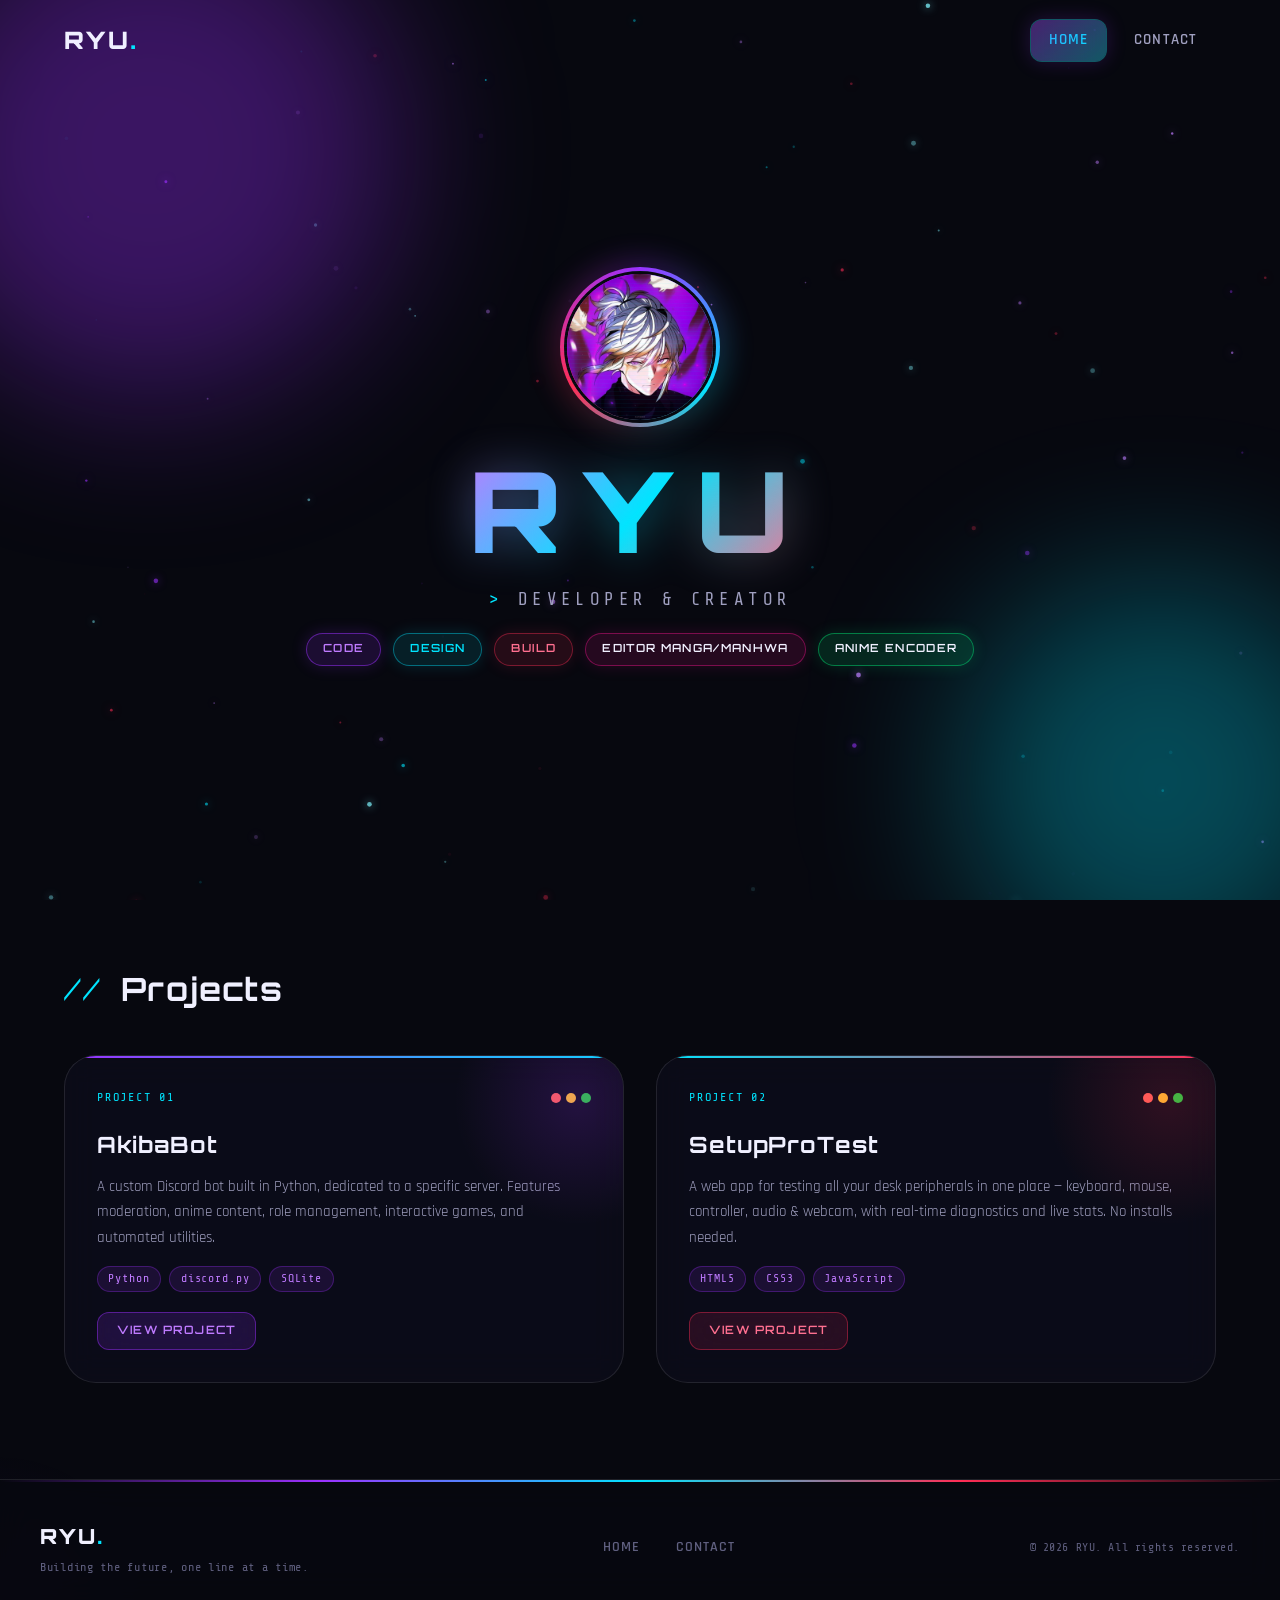
<file: index.html>
<!DOCTYPE html>
<html lang="en">
<head>
  <meta charset="UTF-8" />
  <meta name="viewport" content="width=device-width, initial-scale=1.0" />
  <title>RYU — Portfolio</title>
  <link rel="stylesheet" href="css/global.css" />
  <link rel="stylesheet" href="css/header.css" />
  <link rel="stylesheet" href="css/hero.css" />
  <link rel="stylesheet" href="css/projects.css" />
  <link rel="stylesheet" href="css/footer.css" />
    <link rel="icon" href="assets/img/favicon.jpg" />
</head>
<body>

  <!-- ░░ PARTICLE BACKGROUND ░░ -->
  <canvas id="particle-canvas"></canvas>

  <!-- ░░ HEADER ░░ -->
  <header class="site-header" id="site-header">
    <div class="header-inner">
      <a href="index.html" class="logo">RYU<span class="logo-dot">.</span></a>
      <nav class="nav-links">
        <a href="index.html" class="nav-link active">Home</a>
        <a href="pages/contact.html" class="nav-link">Contact</a>
      </nav>
      <button class="nav-toggle" id="nav-toggle" aria-label="Toggle menu">
        <span></span><span></span><span></span>
      </button>
    </div>
    <!-- Mobile menu -->
    <div class="mobile-menu" id="mobile-menu">
      <a href="index.html" class="mob-link">Home</a>
      <a href="pages/contact.html" class="mob-link">Contact</a>
    </div>
  </header>

  <!-- ░░ MAIN ░░ -->
  <main>

    <!-- HERO / PROFILE -->
    <section class="hero" id="hero">
      <div class="hero-glow glow-purple"></div>
      <div class="hero-glow glow-cyan"></div>
      <div class="profile-wrapper">
        <!--
          ╔══════════════════════════════════════════╗
          ║  TO CHANGE YOUR PROFILE PICTURE:         ║
          ║  Replace the file at:                    ║
          ║  assets/img/profile.jpg                  ║
          ║  (any .jpg / .png / .webp works)          ║
          ╚══════════════════════════════════════════╝
        -->
        <div class="profile-ring">
          <img
            src="assets/img/profile.jpg"
            alt="RYU profile picture"
            class="profile-img"
            onerror="this.src='assets/img/profile-fallback.svg'"
          />
        </div>
        <div class="scan-line"></div>
      </div>
      <h1 class="hero-name">RYU</h1>
      <p class="hero-tagline">Developer &amp; Creator</p>
      <div class="hero-badges">
        <span class="badge badge-purple">Code</span>
        <span class="badge badge-cyan">Design</span>
        <span class="badge badge-red">Build</span>
        <span class="badge badge-pink">Editor Manga/Manhwa</span>
        <span class="badge badge-green">Anime Encoder</span>


      </div>
    </section>
    <!-- PROJECTS -->
    <section class="projects-section" id="projects">
      <h2 class="section-title">
        <span class="title-accent">//</span> Projects
      </h2>
      <div class="projects-grid">

        <!-- PROJECT CARD 1 — AkibaBot -->
        <article class="project-card" id="project-1">
          <div class="card-glow"></div>
          <div class="card-header">
            <span class="card-tag">Project 01</span>
            <div class="card-dots">
              <span></span><span></span><span></span>
            </div>
          </div>
          <div class="card-body">
            <h3 class="card-title">AkibaBot</h3>
            <p class="card-desc">
              A custom Discord bot built in Python, dedicated to a specific
              server. Features moderation, anime content, role management,
              interactive games, and automated utilities.
            </p>
            <div class="card-tech">
              <span class="tech-tag">Python</span>
              <span class="tech-tag">discord.py</span>
              <span class="tech-tag">SQLite</span>
            </div>
          </div>
          <div class="card-footer">
            <a href="pages/akibabot.html" class="btn-glass btn-purple">View Project</a>
          </div>
        </article>

        <!-- PROJECT CARD 2 — SetupProTest -->
        <article class="project-card" id="project-2">
          <div class="card-glow card-glow--red"></div>
          <div class="card-header">
            <span class="card-tag">Project 02</span>
            <div class="card-dots">
              <span></span><span></span><span></span>
            </div>
          </div>
          <div class="card-body">
            <h3 class="card-title">SetupProTest</h3>
            <p class="card-desc">
              A web app for testing all your desk peripherals in one place —
              keyboard, mouse, controller, audio &amp; webcam, with real-time
              diagnostics and live stats. No installs needed.
            </p>
            <div class="card-tech">
              <span class="tech-tag">HTML5</span>
              <span class="tech-tag">CSS3</span>
              <span class="tech-tag">JavaScript</span>
            </div>
          </div>
          <div class="card-footer">
            <a href="pages/setupprotest.html" class="btn-glass btn-red">View Project</a>
          </div>
        </article>

      </div>
    </section>

  </main>

  <!-- ░░ FOOTER ░░ -->
  <footer class="site-footer">
    <div class="footer-inner">
      <div class="footer-left">
        <span class="footer-logo">RYU<span class="logo-dot">.</span></span>
        <p class="footer-sub">Building the future, one line at a time.</p>
      </div>
      <div class="footer-links">
        <a href="index.html" class="footer-link">Home</a>
        <a href="pages/contact.html" class="footer-link">Contact</a>
      </div>
      <div class="footer-right">
        <p class="footer-copy">&copy; <span id="year"></span> RYU. All rights reserved.</p>
      </div>
    </div>
    <div class="footer-bar"></div>
  </footer>

  <script src="js/particles.js"></script>
  <script src="js/main.js"></script>
</body>
</html>
</file>
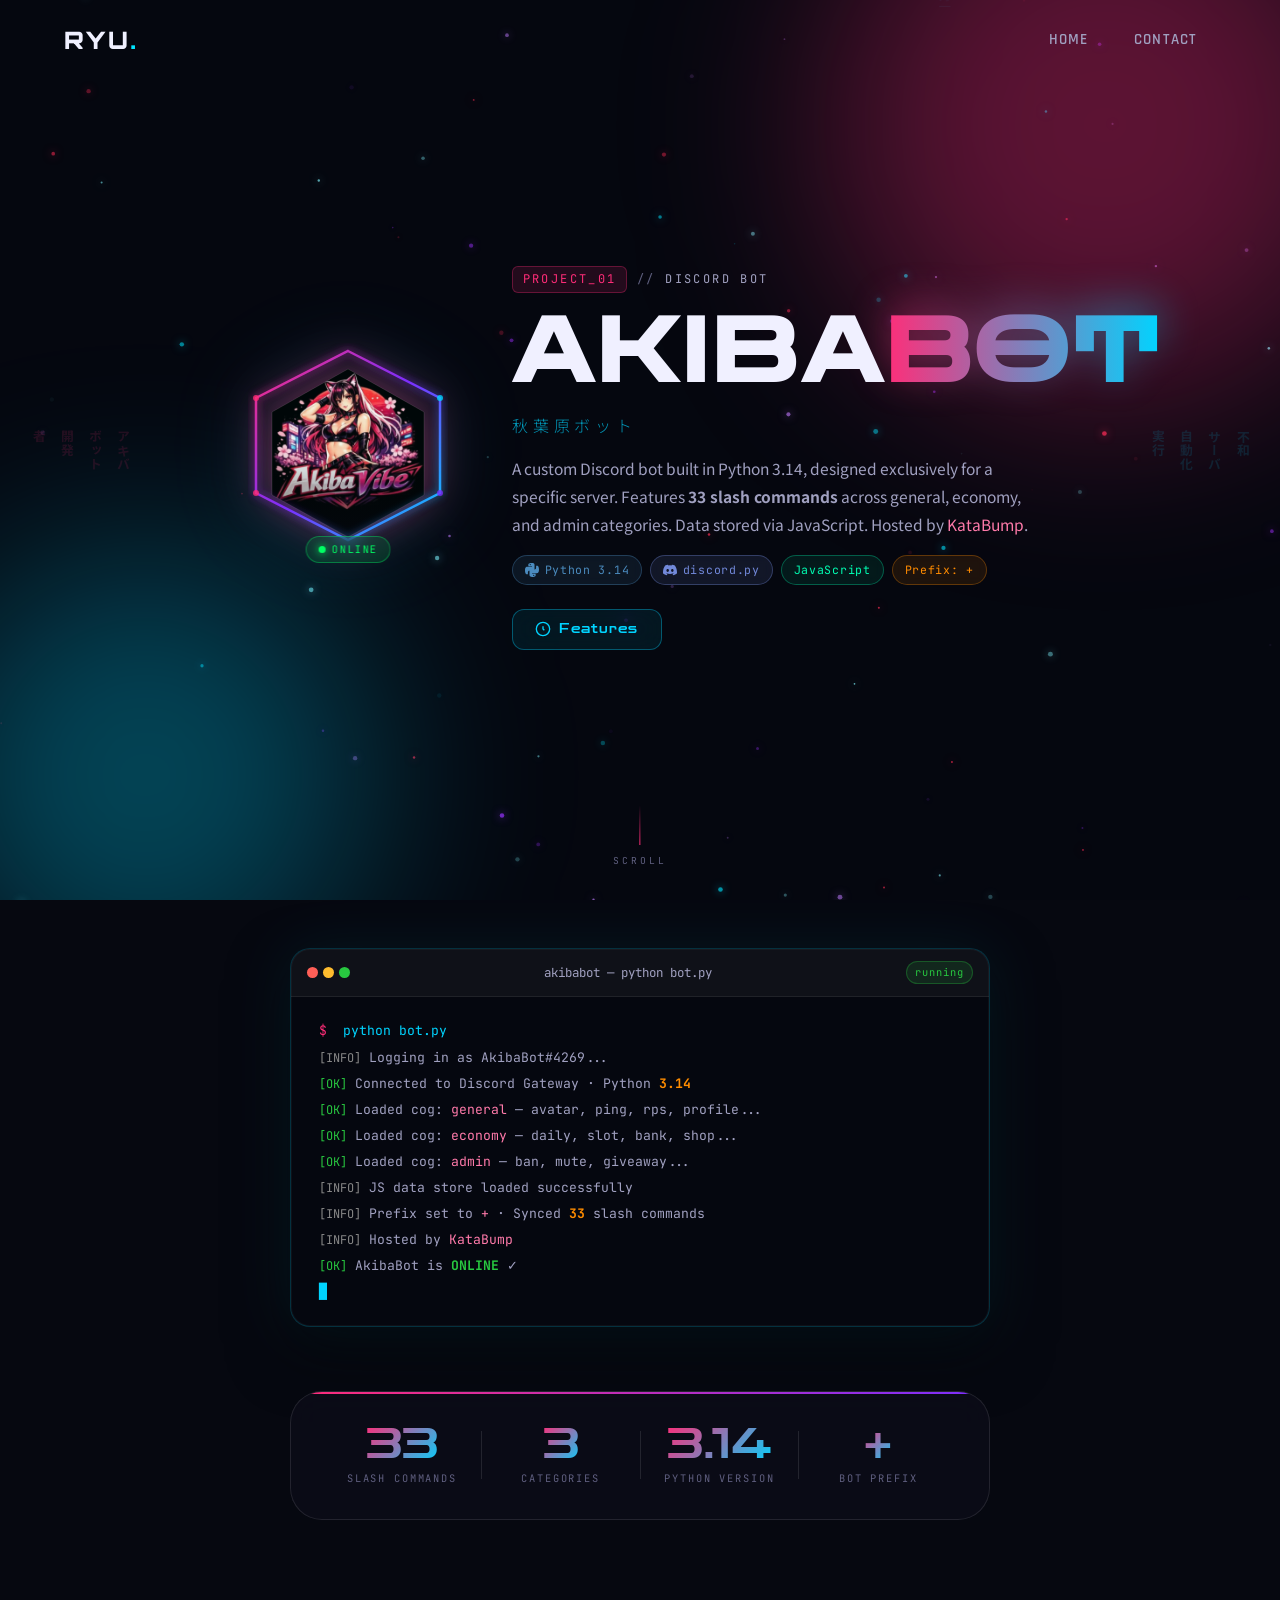
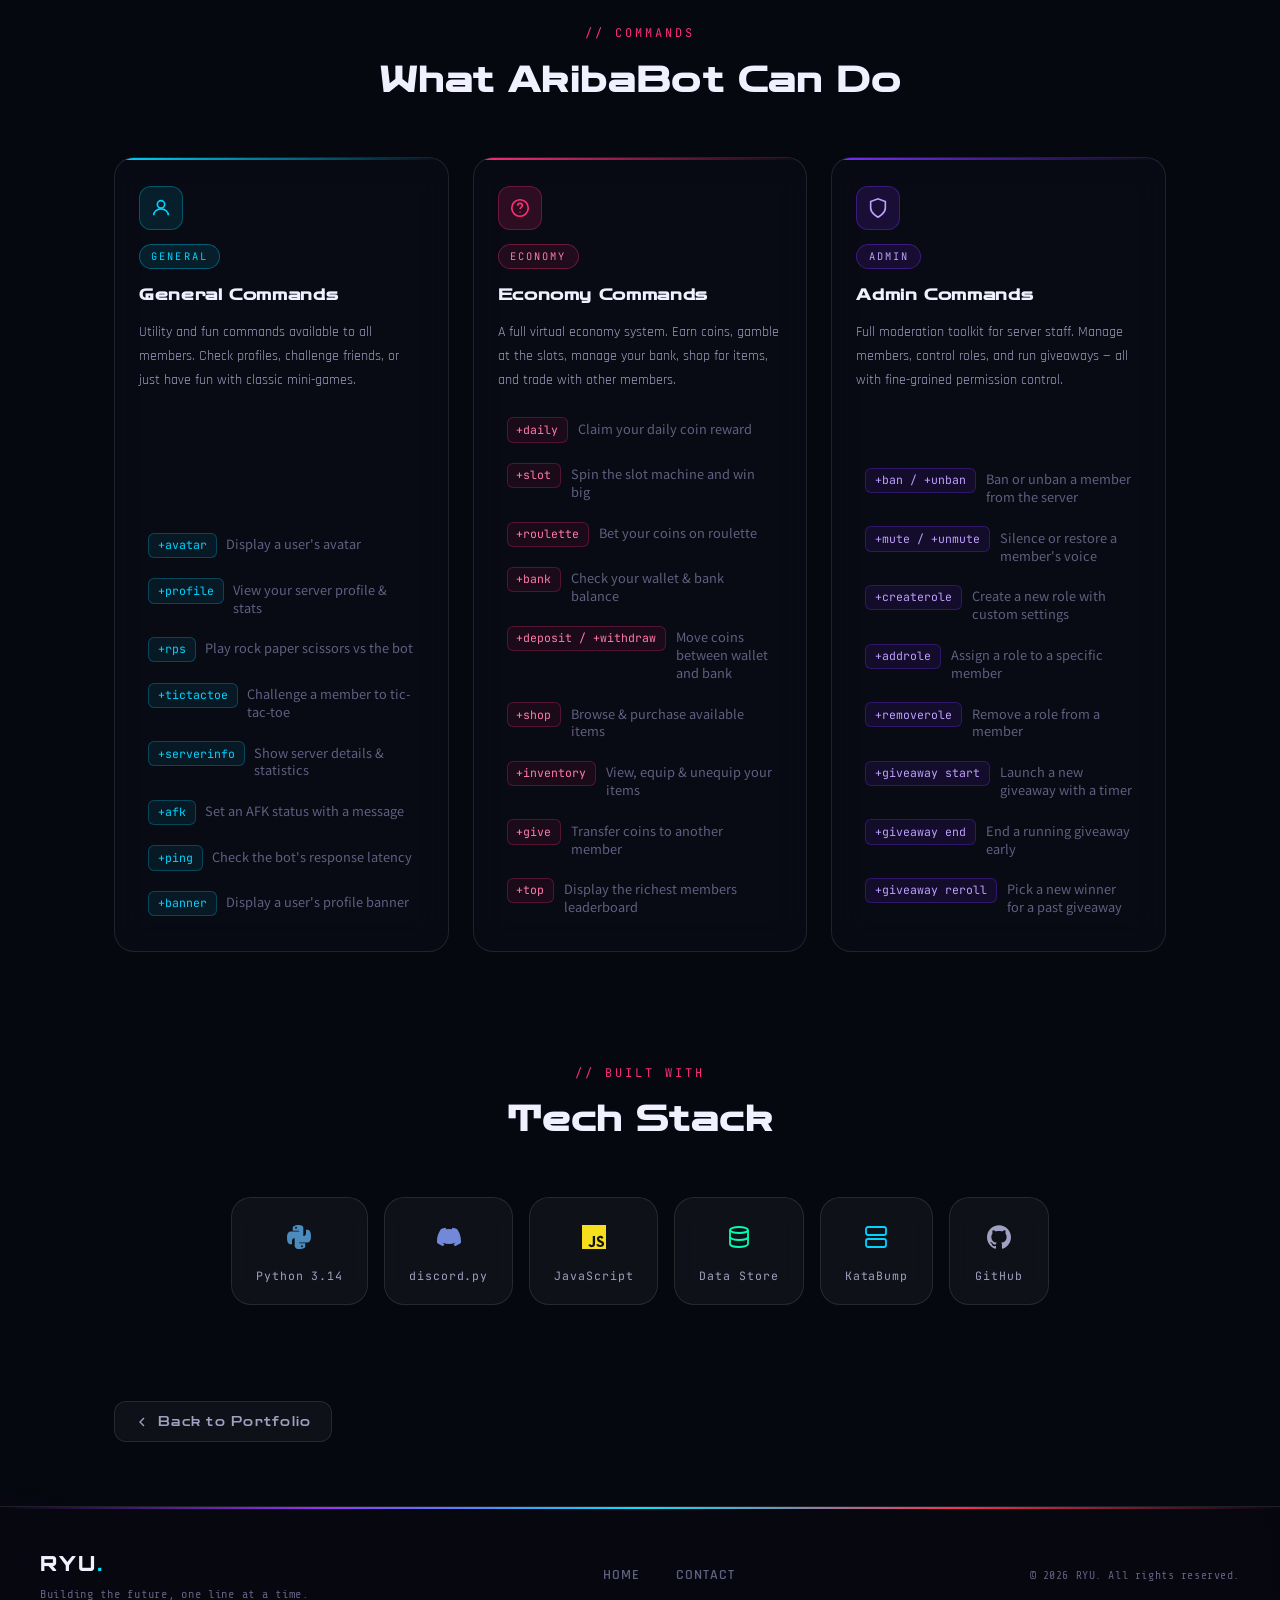
<file: pages/akibabot.html>
<!DOCTYPE html>
<html lang="en">
<head>
  <meta charset="UTF-8" />
  <meta name="viewport" content="width=device-width, initial-scale=1.0" />
  <title>AkibaBot — RYU Projects</title>
  <link rel="stylesheet" href="../css/global.css" />
  <link rel="stylesheet" href="../css/header.css" />
  <link rel="stylesheet" href="../css/footer.css" />
  <link rel="stylesheet" href="../css/akibabot.css" />
  <link rel="icon" href="../assets/img/favicon.jpg" />
</head>
<body class="akiba-page">

  <canvas id="particle-canvas"></canvas>

  <!-- ░░ MATRIX RAIN CANVAS ░░ -->
  <canvas id="matrix-canvas"></canvas>

  <!-- ░░ HEADER ░░ -->
  <header class="site-header" id="site-header">
    <div class="header-inner">
      <a href="../index.html" class="logo">RYU<span class="logo-dot">.</span></a>
      <nav class="nav-links">
        <a href="../index.html" class="nav-link">Home</a>
        <a href="../pages/contact.html" class="nav-link">Contact</a>
      </nav>
      <button class="nav-toggle" id="nav-toggle" aria-label="Toggle menu">
        <span></span><span></span><span></span>
      </button>
    </div>
    <div class="mobile-menu" id="mobile-menu">
      <a href="../index.html" class="mob-link">Home</a>
      <a href="../pages/contact.html" class="mob-link">Contact</a>
    </div>
  </header>

  <!-- ░░ MAIN ░░ -->
  <main>

    <!-- ══ HERO ══ -->
    <section class="akiba-hero">
      <div class="akiba-glow akiba-glow--pink"></div>
      <div class="akiba-glow akiba-glow--blue"></div>

      <!-- Japanese text decoration -->
      <div class="jp-decor jp-decor--left" aria-hidden="true">
        アキバ<br/>ボット<br/>開発<br/>者
      </div>
      <div class="jp-decor jp-decor--right" aria-hidden="true">
        不和<br/>サーバ<br/>自動化<br/>実行
      </div>

      <div class="akiba-hero-inner">
        <!-- Bot avatar -->
        <div class="bot-avatar-wrap">
          <div class="bot-avatar-hex">
            <svg viewBox="0 0 200 230" class="hex-svg" aria-hidden="true" xmlns:xlink="http://www.w3.org/1999/xlink">
              <defs>
                <linearGradient id="hexGrad" x1="0%" y1="0%" x2="100%" y2="100%">
                  <stop offset="0%" stop-color="#ff2d78"/>
                  <stop offset="50%" stop-color="#7b2fff"/>
                  <stop offset="100%" stop-color="#00d4ff"/>
                </linearGradient>
                <!-- Dark vignette gradient fading bottom of the photo -->
                <linearGradient id="hexVignette" x1="0%" y1="0%" x2="0%" y2="100%">
                  <stop offset="50%" stop-color="transparent" stop-opacity="0"/>
                  <stop offset="100%" stop-color="#060810" stop-opacity="0.65"/>
                </linearGradient>
                <filter id="glow">
                  <feGaussianBlur stdDeviation="4" result="coloredBlur"/>
                  <feMerge><feMergeNode in="coloredBlur"/><feMergeNode in="SourceGraphic"/></feMerge>
                </filter>
                <!-- Clip to the inner hexagon shape -->
                <clipPath id="hexClip">
                  <polygon points="100,26 176,69 176,152 100,194 24,152 24,69"/>
                </clipPath>
              </defs>

              <!--
                ╔══════════════════════════════════════════╗
                ║  TO CHANGE THE BOT PICTURE:              ║
                ║  Replace the file at:                    ║
                ║  assets/img/akibabot.jpg                 ║
                ║  (any .jpg / .png / .webp works)          ║
                ╚══════════════════════════════════════════╝
              -->

              <!-- 1. Photo fills the hex — clipped cleanly -->
              <image
                id="bot-photo"
                href="../assets/img/akibabot.jpg"
                xlink:href="../assets/img/akibabot.jpg"
                x="24" y="26"
                width="152" height="168"
                clip-path="url(#hexClip)"
                preserveAspectRatio="xMidYMid slice"
              />

              <!-- 2. Subtle scan-line texture (pure SVG, no external pattern needed) -->
              <g clip-path="url(#hexClip)" pointer-events="none">
                <rect x="24" y="26" width="152" height="168" fill="rgba(0,212,255,0.03)"
                  style="background-image:repeating-linear-gradient(0deg,transparent,transparent 3px,rgba(0,212,255,0.04) 3px,rgba(0,212,255,0.04) 4px)"/>
              </g>

              <!-- 3. Bottom vignette — fades photo into the dark background -->
              <rect x="24" y="26" width="152" height="168"
                fill="url(#hexVignette)"
                clip-path="url(#hexClip)"
                pointer-events="none"/>

              <!-- 4. Outer glowing hex border — drawn last so it sits on top -->
              <polygon points="100,8 192,55 192,150 100,197 8,150 8,55"
                fill="none" stroke="url(#hexGrad)" stroke-width="2.5" filter="url(#glow)"/>

              <!-- 5. Inner border ring (very subtle) -->
              <polygon points="100,26 176,69 176,152 100,194 24,152 24,69"
                fill="none" stroke="rgba(255,255,255,0.1)" stroke-width="1"/>

              <!-- Corner decorations -->
              <circle cx="8"   cy="55"  r="3" fill="#ff2d78" opacity="0.8"/>
              <circle cx="192" cy="55"  r="3" fill="#00d4ff" opacity="0.8"/>
              <circle cx="192" cy="150" r="3" fill="#7b2fff" opacity="0.8"/>
              <circle cx="8"   cy="150" r="3" fill="#ff2d78" opacity="0.8"/>
            </svg>
          </div>
          <!-- Status badge -->
          <div class="bot-status">
            <span class="status-dot"></span>
            <span class="status-text">ONLINE</span>
          </div>
        </div>

        <!-- Text block -->
        <div class="akiba-hero-text">
          <div class="akiba-eyebrow">
            <span class="eyebrow-tag">Project_01</span>
            <span class="eyebrow-divider">//</span>
            <span class="eyebrow-sub">Discord Bot</span>
          </div>
          <h1 class="akiba-title">
            <span class="akiba-title-main">AKIBA</span><span class="akiba-title-accent">BOT</span>
          </h1>
          <p class="akiba-subtitle">秋葉原ボット</p>
          <p class="akiba-desc">
            A custom Discord bot built in Python 3.14, designed exclusively
            for a specific server. Features <strong>33 slash commands</strong> across
            general, economy, and admin categories. Data stored via JavaScript.
            Hosted by <span style="color:var(--ak-pink-light)">KataBump</span>.
          </p>
          <div class="akiba-tech-row">
            <span class="atech-tag atech-python">
              <svg class="atech-icon" viewBox="0 0 24 24" fill="currentColor">
                <path d="M11.96 0C5.365 0 5.75 2.77 5.75 2.77l.007 2.87H12.07v.86H3.6S0 6.065 0 12.72s3.12 6.424 3.12 6.424h1.864v-3.09s-.1-3.12 3.07-3.12h5.29s2.97.048 2.97-2.87V3.1S16.77 0 11.96 0zM9.04 1.78a.96.96 0 1 1 0 1.92.96.96 0 0 1 0-1.92zM12.04 24c6.596 0 6.21-2.77 6.21-2.77l-.006-2.87H12.13v-.86h8.47S24 17.935 24 11.28s-3.12-6.424-3.12-6.424H19.016v3.09s.1 3.12-3.07 3.12H10.656s-2.97-.048-2.97 2.87v5.964S7.23 24 12.04 24zm2.92-1.78a.96.96 0 1 1 0-1.92.96.96 0 0 1 0 1.92z"/>
              </svg>
              Python 3.14
            </span>
            <span class="atech-tag atech-discord">
              <svg class="atech-icon" viewBox="0 0 24 24" fill="currentColor">
                <path d="M20.317 4.37a19.791 19.791 0 0 0-4.885-1.515.074.074 0 0 0-.079.037c-.21.375-.444.864-.608 1.25a18.27 18.27 0 0 0-5.487 0 12.64 12.64 0 0 0-.617-1.25.077.077 0 0 0-.079-.037A19.736 19.736 0 0 0 3.677 4.37a.07.07 0 0 0-.032.027C.533 9.046-.32 13.58.099 18.057c.002.022.015.04.033.05a19.912 19.912 0 0 0 5.993 3.03.077.077 0 0 0 .084-.028c.462-.63.874-1.295 1.226-1.994a.076.076 0 0 0-.041-.106 13.107 13.107 0 0 1-1.872-.892.077.077 0 0 1-.008-.128 10.2 10.2 0 0 0 .372-.292.074.074 0 0 1 .077-.01c3.928 1.793 8.18 1.793 12.062 0a.074.074 0 0 1 .078.01c.12.098.246.198.373.292a.077.077 0 0 1-.006.127 12.299 12.299 0 0 1-1.873.892.077.077 0 0 0-.041.107c.36.698.772 1.362 1.225 1.993a.076.076 0 0 0 .084.028 19.839 19.839 0 0 0 6.002-3.03.077.077 0 0 0 .032-.054c.5-5.177-.838-9.674-3.549-13.66a.061.061 0 0 0-.031-.03zM8.02 15.33c-1.183 0-2.157-1.085-2.157-2.419 0-1.333.956-2.419 2.157-2.419 1.21 0 2.176 1.096 2.157 2.42 0 1.333-.956 2.418-2.157 2.418zm7.975 0c-1.183 0-2.157-1.085-2.157-2.419 0-1.333.955-2.419 2.157-2.419 1.21 0 2.176 1.096 2.157 2.42 0 1.333-.946 2.418-2.157 2.418z"/>
              </svg>
              discord.py
            </span>
            <span class="atech-tag atech-db">JavaScript</span>
            <span class="atech-tag atech-api">Prefix: +</span>
          </div>
          <div class="akiba-cta-row">
            <a href="#features" class="akiba-btn akiba-btn--secondary">
              <svg class="btn-svg" viewBox="0 0 24 24" fill="none" stroke="currentColor" stroke-width="2">
                <circle cx="12" cy="12" r="10"/><polyline points="12 8 12 12 14 14"/>
              </svg>
              Features
            </a>
          </div>
        </div>
      </div>

      <!-- scroll indicator -->
      <div class="scroll-hint" aria-hidden="true">
        <span class="scroll-hint-line"></span>
        <span class="scroll-hint-text">SCROLL</span>
      </div>
    </section>

    <!-- ══ TERMINAL PREVIEW ══ -->
    <section class="akiba-terminal-section">
      <div class="akiba-container">
        <div class="terminal-window">
          <div class="terminal-bar">
            <div class="terminal-dots">
              <span></span><span></span><span></span>
            </div>
            <span class="terminal-title">akibabot — python bot.py</span>
            <span class="terminal-tag">running</span>
          </div>
          <div class="terminal-body" id="terminal-body">
            <div class="t-line"><span class="t-prompt">$</span> <span class="t-cmd">python bot.py</span></div>
            <div class="t-line t-delay-1"><span class="t-info">[INFO]</span> <span class="t-txt">Logging in as AkibaBot#4269...</span></div>
            <div class="t-line t-delay-2"><span class="t-ok">[OK]</span>   <span class="t-txt">Connected to Discord Gateway · Python <span class="t-num">3.14</span></span></div>
            <div class="t-line t-delay-3"><span class="t-ok">[OK]</span>   <span class="t-txt">Loaded cog: <span class="t-hl">general</span>  — avatar, ping, rps, profile...</span></div>
            <div class="t-line t-delay-4"><span class="t-ok">[OK]</span>   <span class="t-txt">Loaded cog: <span class="t-hl">economy</span> — daily, slot, bank, shop...</span></div>
            <div class="t-line t-delay-5"><span class="t-ok">[OK]</span>   <span class="t-txt">Loaded cog: <span class="t-hl">admin</span>   — ban, mute, giveaway...</span></div>
            <div class="t-line t-delay-6"><span class="t-info">[INFO]</span> <span class="t-txt">JS data store loaded successfully</span></div>
            <div class="t-line t-delay-7"><span class="t-info">[INFO]</span> <span class="t-txt">Prefix set to <span class="t-hl">+</span>  ·  Synced <span class="t-num">33</span> slash commands</span></div>
            <div class="t-line t-delay-8"><span class="t-info">[INFO]</span> <span class="t-txt">Hosted by <span class="t-hl">KataBump</span></span></div>
            <div class="t-line t-delay-9"><span class="t-ok">[OK]</span>   <span class="t-txt">AkibaBot is <span class="t-online">ONLINE</span> ✓</span></div>
            <div class="t-line t-delay-10"><span class="t-cursor">█</span></div>
          </div>
        </div>
      </div>
    </section>

    <!-- ══ STATS BAR ══ -->
    <section class="akiba-stats">
      <div class="akiba-container">
        <div class="stats-row">
          <div class="stat-item">
            <span class="stat-number">33</span>
            <span class="stat-label">Slash Commands</span>
          </div>
          <div class="stat-divider"></div>
          <div class="stat-item">
            <span class="stat-number">3</span>
            <span class="stat-label">Categories</span>
          </div>
          <div class="stat-divider"></div>
          <div class="stat-item">
            <span class="stat-number">3.14</span>
            <span class="stat-label">Python Version</span>
          </div>
          <div class="stat-divider"></div>
          <div class="stat-item">
            <span class="stat-number">+</span>
            <span class="stat-label">Bot Prefix</span>
          </div>
        </div>
      </div>
    </section>

    <!-- ══ FEATURES ══ -->
    <section class="akiba-features" id="features">
      <div class="akiba-container">
        <div class="akiba-section-header">
          <p class="section-label">// COMMANDS</p>
          <h2 class="akiba-section-title">What AkibaBot Can Do</h2>
        </div>

        <div class="features-grid features-grid--3col">

          <!-- GENERAL -->
          <div class="feature-card fc--blue">
            <div class="fc-icon">
              <svg viewBox="0 0 24 24" fill="none" stroke="currentColor" stroke-width="1.8">
                <circle cx="12" cy="8" r="4"/><path d="M4 20c0-4 3.6-7 8-7s8 3 8 7"/>
              </svg>
            </div>
            <div class="fc-category-badge fc-badge--blue">General</div>
            <h3 class="fc-title">General Commands</h3>
            <p class="fc-desc">
              Utility and fun commands available to all members. Check profiles,
              challenge friends, or just have fun with classic mini-games.
            </p>
            <div class="fc-command-list">
              <div class="fc-cmd-row">
                <code class="fc-cmd">+avatar</code>
                <span class="fc-cmd-desc">Display a user's avatar</span>
              </div>
              <div class="fc-cmd-row">
                <code class="fc-cmd">+profile</code>
                <span class="fc-cmd-desc">View your server profile &amp; stats</span>
              </div>
              <div class="fc-cmd-row">
                <code class="fc-cmd">+rps</code>
                <span class="fc-cmd-desc">Play rock paper scissors vs the bot</span>
              </div>
              <div class="fc-cmd-row">
                <code class="fc-cmd">+tictactoe</code>
                <span class="fc-cmd-desc">Challenge a member to tic-tac-toe</span>
              </div>
              <div class="fc-cmd-row">
                <code class="fc-cmd">+serverinfo</code>
                <span class="fc-cmd-desc">Show server details &amp; statistics</span>
              </div>
              <div class="fc-cmd-row">
                <code class="fc-cmd">+afk</code>
                <span class="fc-cmd-desc">Set an AFK status with a message</span>
              </div>
              <div class="fc-cmd-row">
                <code class="fc-cmd">+ping</code>
                <span class="fc-cmd-desc">Check the bot's response latency</span>
              </div>
              <div class="fc-cmd-row">
                <code class="fc-cmd">+banner</code>
                <span class="fc-cmd-desc">Display a user's profile banner</span>
              </div>
            </div>
          </div>

          <!-- ECONOMY -->
          <div class="feature-card fc--pink">
            <div class="fc-icon">
              <svg viewBox="0 0 24 24" fill="none" stroke="currentColor" stroke-width="1.8">
                <circle cx="12" cy="12" r="9"/><path d="M12 7v1m0 8v1M9.5 9.5a2.5 2.5 0 0 1 5 0c0 1.5-2.5 2-2.5 3.5m0 1h.01"/>
              </svg>
            </div>
            <div class="fc-category-badge fc-badge--pink">Economy</div>
            <h3 class="fc-title">Economy Commands</h3>
            <p class="fc-desc">
              A full virtual economy system. Earn coins, gamble at the slots,
              manage your bank, shop for items, and trade with other members.
            </p>
            <div class="fc-command-list">
              <div class="fc-cmd-row">
                <code class="fc-cmd">+daily</code>
                <span class="fc-cmd-desc">Claim your daily coin reward</span>
              </div>
              <div class="fc-cmd-row">
                <code class="fc-cmd">+slot</code>
                <span class="fc-cmd-desc">Spin the slot machine and win big</span>
              </div>
              <div class="fc-cmd-row">
                <code class="fc-cmd">+roulette</code>
                <span class="fc-cmd-desc">Bet your coins on roulette</span>
              </div>
              <div class="fc-cmd-row">
                <code class="fc-cmd">+bank</code>
                <span class="fc-cmd-desc">Check your wallet &amp; bank balance</span>
              </div>
              <div class="fc-cmd-row">
                <code class="fc-cmd">+deposit / +withdraw</code>
                <span class="fc-cmd-desc">Move coins between wallet and bank</span>
              </div>
              <div class="fc-cmd-row">
                <code class="fc-cmd">+shop</code>
                <span class="fc-cmd-desc">Browse &amp; purchase available items</span>
              </div>
              <div class="fc-cmd-row">
                <code class="fc-cmd">+inventory</code>
                <span class="fc-cmd-desc">View, equip &amp; unequip your items</span>
              </div>
              <div class="fc-cmd-row">
                <code class="fc-cmd">+give</code>
                <span class="fc-cmd-desc">Transfer coins to another member</span>
              </div>
              <div class="fc-cmd-row">
                <code class="fc-cmd">+top</code>
                <span class="fc-cmd-desc">Display the richest members leaderboard</span>
              </div>
            </div>
          </div>

          <!-- ADMIN -->
          <div class="feature-card fc--purple">
            <div class="fc-icon">
              <svg viewBox="0 0 24 24" fill="none" stroke="currentColor" stroke-width="1.8">
                <path d="M12 22s8-4 8-10V5l-8-3-8 3v7c0 6 8 10 8 10z"/>
              </svg>
            </div>
            <div class="fc-category-badge fc-badge--purple">Admin</div>
            <h3 class="fc-title">Admin Commands</h3>
            <p class="fc-desc">
              Full moderation toolkit for server staff. Manage members, control
              roles, and run giveaways — all with fine-grained permission control.
            </p>
            <div class="fc-command-list">
              <div class="fc-cmd-row">
                <code class="fc-cmd">+ban / +unban</code>
                <span class="fc-cmd-desc">Ban or unban a member from the server</span>
              </div>
              <div class="fc-cmd-row">
                <code class="fc-cmd">+mute / +unmute</code>
                <span class="fc-cmd-desc">Silence or restore a member's voice</span>
              </div>
              <div class="fc-cmd-row">
                <code class="fc-cmd">+createrole</code>
                <span class="fc-cmd-desc">Create a new role with custom settings</span>
              </div>
              <div class="fc-cmd-row">
                <code class="fc-cmd">+addrole</code>
                <span class="fc-cmd-desc">Assign a role to a specific member</span>
              </div>
              <div class="fc-cmd-row">
                <code class="fc-cmd">+removerole</code>
                <span class="fc-cmd-desc">Remove a role from a member</span>
              </div>
              <div class="fc-cmd-row">
                <code class="fc-cmd">+giveaway start</code>
                <span class="fc-cmd-desc">Launch a new giveaway with a timer</span>
              </div>
              <div class="fc-cmd-row">
                <code class="fc-cmd">+giveaway end</code>
                <span class="fc-cmd-desc">End a running giveaway early</span>
              </div>
              <div class="fc-cmd-row">
                <code class="fc-cmd">+giveaway reroll</code>
                <span class="fc-cmd-desc">Pick a new winner for a past giveaway</span>
              </div>
            </div>
          </div>

        </div>
      </div>
    </section>

    <!-- ══ TECH STACK ══ -->
    <section class="akiba-stack">
      <div class="akiba-container">
        <div class="akiba-section-header">
          <p class="section-label">// BUILT WITH</p>
          <h2 class="akiba-section-title">Tech Stack</h2>
        </div>
        <div class="stack-grid">
          <div class="stack-item">
            <div class="stack-icon stack-python">
              <svg viewBox="0 0 24 24" fill="currentColor">
                <path d="M11.96 0C5.365 0 5.75 2.77 5.75 2.77l.007 2.87H12.07v.86H3.6S0 6.065 0 12.72s3.12 6.424 3.12 6.424h1.864v-3.09s-.1-3.12 3.07-3.12h5.29s2.97.048 2.97-2.87V3.1S16.77 0 11.96 0zM9.04 1.78a.96.96 0 1 1 0 1.92.96.96 0 0 1 0-1.92zM12.04 24c6.596 0 6.21-2.77 6.21-2.77l-.006-2.87H12.13v-.86h8.47S24 17.935 24 11.28s-3.12-6.424-3.12-6.424H19.016v3.09s.1 3.12-3.07 3.12H10.656s-2.97-.048-2.97 2.87v5.964S7.23 24 12.04 24zm2.92-1.78a.96.96 0 1 1 0-1.92.96.96 0 0 1 0 1.92z"/>
              </svg>
            </div>
            <span class="stack-name">Python 3.14</span>
          </div>
          <div class="stack-item">
            <div class="stack-icon stack-discord">
              <svg viewBox="0 0 24 24" fill="currentColor">
                <path d="M20.317 4.37a19.791 19.791 0 0 0-4.885-1.515.074.074 0 0 0-.079.037c-.21.375-.444.864-.608 1.25a18.27 18.27 0 0 0-5.487 0 12.64 12.64 0 0 0-.617-1.25.077.077 0 0 0-.079-.037A19.736 19.736 0 0 0 3.677 4.37a.07.07 0 0 0-.032.027C.533 9.046-.32 13.58.099 18.057c.002.022.015.04.033.05a19.912 19.912 0 0 0 5.993 3.03.077.077 0 0 0 .084-.028c.462-.63.874-1.295 1.226-1.994a.076.076 0 0 0-.041-.106 13.107 13.107 0 0 1-1.872-.892.077.077 0 0 1-.008-.128 10.2 10.2 0 0 0 .372-.292.074.074 0 0 1 .077-.01c3.928 1.793 8.18 1.793 12.062 0a.074.074 0 0 1 .078.01c.12.098.246.198.373.292a.077.077 0 0 1-.006.127 12.299 12.299 0 0 1-1.873.892.077.077 0 0 0-.041.107c.36.698.772 1.362 1.225 1.993a.076.076 0 0 0 .084.028 19.839 19.839 0 0 0 6.002-3.03.077.077 0 0 0 .032-.054c.5-5.177-.838-9.674-3.549-13.66a.061.061 0 0 0-.031-.03z"/>
              </svg>
            </div>
            <span class="stack-name">discord.py</span>
          </div>
          <div class="stack-item">
            <div class="stack-icon stack-js">
              <svg viewBox="0 0 24 24" fill="currentColor">
                <path d="M0 0h24v24H0V0zm22.034 18.276c-.175-1.095-.888-2.015-3.003-2.873-.736-.345-1.554-.585-1.797-1.14-.091-.33-.105-.51-.046-.705.15-.646.915-.84 1.515-.66.39.12.75.42.976.9 1.034-.676 1.034-.676 1.755-1.125-.27-.42-.404-.601-.586-.78-.63-.705-1.469-1.065-2.834-1.034l-.705.089c-.676.165-1.32.525-1.71 1.005-1.14 1.291-.811 3.541.569 4.471 1.365 1.02 3.361 1.244 3.616 2.205.24 1.17-.87 1.545-1.966 1.41-.811-.18-1.26-.586-1.755-1.336l-1.83 1.051c.21.48.45.689.81 1.109 1.74 1.756 6.09 1.666 6.871-1.004.029-.09.24-.705.074-1.65l.046.067zm-8.983-7.245h-2.248c0 1.938-.009 3.864-.009 5.805 0 1.232.063 2.363-.138 2.711-.33.689-1.18.601-1.566.48-.396-.196-.597-.466-.83-.855-.063-.105-.11-.196-.127-.196l-1.825 1.125c.305.63.75 1.172 1.324 1.517.855.51 2.004.675 3.207.405.783-.226 1.458-.691 1.811-1.411.51-.93.402-2.07.397-3.346.012-2.054 0-4.109 0-6.179l.004-.056z"/>
              </svg>
            </div>
            <span class="stack-name">JavaScript</span>
          </div>
          <div class="stack-item">
            <div class="stack-icon stack-db">
              <svg viewBox="0 0 24 24" fill="none" stroke="currentColor" stroke-width="1.8">
                <ellipse cx="12" cy="5" rx="9" ry="3"/><path d="M21 12c0 1.66-4 3-9 3s-9-1.34-9-3"/><path d="M3 5v14c0 1.66 4 3 9 3s9-1.34 9-3V5"/>
              </svg>
            </div>
            <span class="stack-name">Data Store</span>
          </div>
          <div class="stack-item">
            <div class="stack-icon stack-host">
              <svg viewBox="0 0 24 24" fill="none" stroke="currentColor" stroke-width="1.8">
                <rect x="2" y="2" width="20" height="8" rx="2"/><rect x="2" y="14" width="20" height="8" rx="2"/>
                <line x1="6" y1="6" x2="6.01" y2="6"/><line x1="6" y1="18" x2="6.01" y2="18"/>
              </svg>
            </div>
            <span class="stack-name">KataBump</span>
          </div>
          <div class="stack-item">
            <div class="stack-icon stack-git">
              <svg viewBox="0 0 24 24" fill="currentColor">
                <path d="M12 .297c-6.63 0-12 5.373-12 12 0 5.303 3.438 9.8 8.205 11.385.6.113.82-.258.82-.577 0-.285-.01-1.04-.015-2.04-3.338.724-4.042-1.61-4.042-1.61C4.422 18.07 3.633 17.7 3.633 17.7c-1.087-.744.084-.729.084-.729 1.205.084 1.838 1.236 1.838 1.236 1.07 1.835 2.809 1.305 3.495.998.108-.776.417-1.305.76-1.605-2.665-.3-5.466-1.332-5.466-5.93 0-1.31.465-2.38 1.235-3.22-.135-.303-.54-1.523.105-3.176 0 0 1.005-.322 3.3 1.23.96-.267 1.98-.399 3-.405 1.02.006 2.04.138 3 .405 2.28-1.552 3.285-1.23 3.285-1.23.645 1.653.24 2.873.12 3.176.765.84 1.23 1.91 1.23 3.22 0 4.61-2.805 5.625-5.475 5.92.42.36.81 1.096.81 2.22 0 1.606-.015 2.896-.015 3.286 0 .315.21.69.825.57C20.565 22.092 24 17.592 24 12.297c0-6.627-5.373-12-12-12"/>
              </svg>
            </div>
            <span class="stack-name">GitHub</span>
          </div>
        </div>
      </div>
    </section>

    <!-- ══ BACK TO PORTFOLIO ══ -->
    <section class="akiba-back">
      <div class="akiba-container">
        <a href="../index.html" class="back-btn">
          <svg viewBox="0 0 24 24" fill="none" stroke="currentColor" stroke-width="2">
            <polyline points="15 18 9 12 15 6"/>
          </svg>
          Back to Portfolio
        </a>
      </div>
    </section>

  </main>

  <!-- ░░ FOOTER ░░ -->
  <footer class="site-footer">
    <div class="footer-inner">
      <div class="footer-left">
        <span class="footer-logo">RYU<span class="logo-dot">.</span></span>
        <p class="footer-sub">Building the future, one line at a time.</p>
      </div>
      <div class="footer-links">
        <a href="../index.html" class="footer-link">Home</a>
        <a href="../pages/contact.html" class="footer-link">Contact</a>
      </div>
      <div class="footer-right">
        <p class="footer-copy">&copy; <span id="year"></span> RYU. All rights reserved.</p>
      </div>
    </div>
    <div class="footer-bar"></div>
  </footer>

  <script src="../js/particles.js"></script>
  <script src="../js/main.js"></script>
  <script src="../js/akibabot.js"></script>
</body>
</html>
</file>
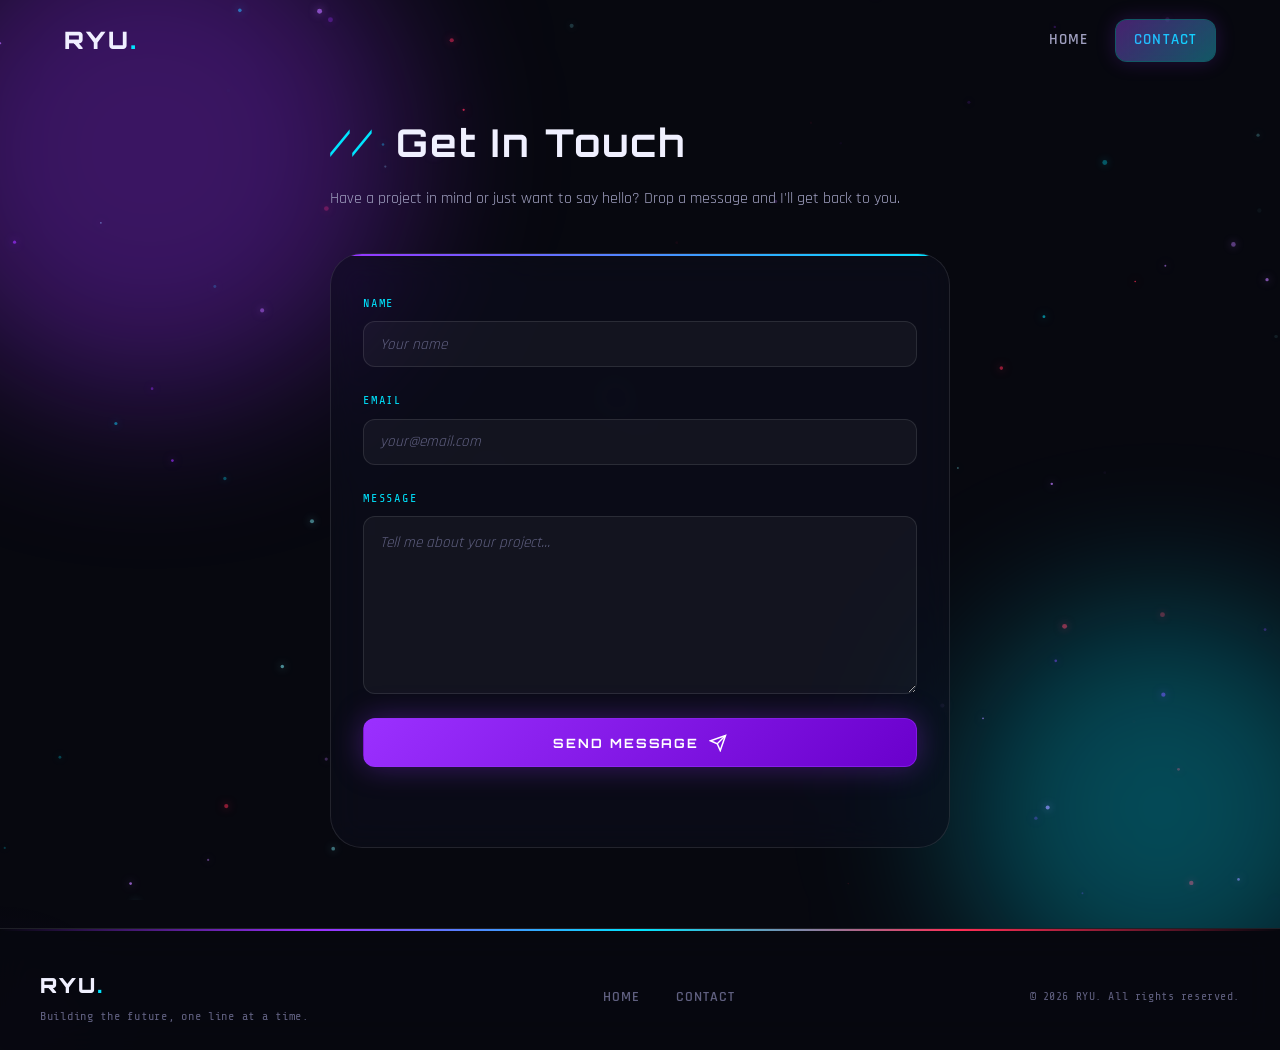
<file: pages/contact.html>
<!DOCTYPE html>
<html lang="en">
<head>
  <meta charset="UTF-8" />
  <meta name="viewport" content="width=device-width, initial-scale=1.0" />
  <title>RYU — Contact</title>
  <link rel="stylesheet" href="../css/global.css" />
  <link rel="stylesheet" href="../css/header.css" />
  <link rel="stylesheet" href="../css/contact.css" />
  <link rel="stylesheet" href="../css/footer.css" />
  <link rel="icon" href="../assets/img/favicon.jpg" />
</head>
<body>

  <canvas id="particle-canvas"></canvas>

  <!-- HEADER -->
  <header class="site-header" id="site-header">
    <div class="header-inner">
      <a href="../index.html" class="logo">RYU<span class="logo-dot">.</span></a>
      <nav class="nav-links">
        <a href="../index.html" class="nav-link">Home</a>
        <a href="contact.html" class="nav-link active">Contact</a>
      </nav>
      <button class="nav-toggle" id="nav-toggle" aria-label="Toggle menu">
        <span></span><span></span><span></span>
      </button>
    </div>
    <div class="mobile-menu" id="mobile-menu">
      <a href="../index.html" class="mob-link">Home</a>
      <a href="contact.html" class="mob-link">Contact</a>
    </div>
  </header>

  <!-- MAIN -->
  <main>
    <section class="contact-section">
      <div class="hero-glow glow-purple"></div>
      <div class="hero-glow glow-cyan"></div>

      <div class="contact-wrapper">
        <div class="contact-header">
          <h1 class="contact-title">
            <span class="title-accent">//</span> Get In Touch
          </h1>
          <p class="contact-sub">
            Have a project in mind or just want to say hello?
            Drop a message and I'll get back to you.
          </p>
        </div>

        <!--
          ╔══════════════════════════════════════════════════════╗
          ║  TO SET YOUR EMAIL ADDRESS:                          ║
          ║  Open  js/contact.js  and change the line:          ║
          ║    const RECIPIENT_EMAIL = "your@email.com";         ║
          ╚══════════════════════════════════════════════════════╝
        -->
        <form class="contact-form" id="contact-form" novalidate>
          <div class="form-group">
            <label for="name" class="form-label">Name</label>
            <input
              type="text"
              id="name"
              name="name"
              class="form-input"
              placeholder="Your name"
              autocomplete="off"
              required
            />
            <span class="input-border"></span>
          </div>

          <div class="form-group">
            <label for="email" class="form-label">Email</label>
            <input
              type="email"
              id="email"
              name="email"
              class="form-input"
              placeholder="your@email.com"
              autocomplete="off"
              required
            />
            <span class="input-border"></span>
          </div>

          <div class="form-group">
            <label for="message" class="form-label">Message</label>
            <textarea
              id="message"
              name="message"
              class="form-input form-textarea"
              placeholder="Tell me about your project..."
              rows="6"
              required
            ></textarea>
            <span class="input-border"></span>
          </div>

          <button type="submit" class="btn-send" id="send-btn">
            <span class="btn-text">Send Message</span>
            <span class="btn-icon">
              <svg viewBox="0 0 24 24" fill="none" stroke="currentColor" stroke-width="2">
                <line x1="22" y1="2" x2="11" y2="13"></line>
                <polygon points="22 2 15 22 11 13 2 9 22 2"></polygon>
              </svg>
            </span>
            <span class="btn-loader" id="btn-loader"></span>
          </button>

          <p class="form-status" id="form-status"></p>
        </form>
      </div>
    </section>
  </main>

  <!-- FOOTER -->
  <footer class="site-footer">
    <div class="footer-inner">
      <div class="footer-left">
        <span class="footer-logo">RYU<span class="logo-dot">.</span></span>
        <p class="footer-sub">Building the future, one line at a time.</p>
      </div>
      <div class="footer-links">
        <a href="../index.html" class="footer-link">Home</a>
        <a href="contact.html" class="footer-link">Contact</a>
      </div>
      <div class="footer-right">
        <p class="footer-copy">&copy; <span id="year"></span> RYU. All rights reserved.</p>
      </div>
    </div>
    <div class="footer-bar"></div>
  </footer>

  <script src="../js/particles.js"></script>
  <script src="../js/main.js"></script>
  <script src="../js/contact.js"></script>
</body>
</html>
</file>
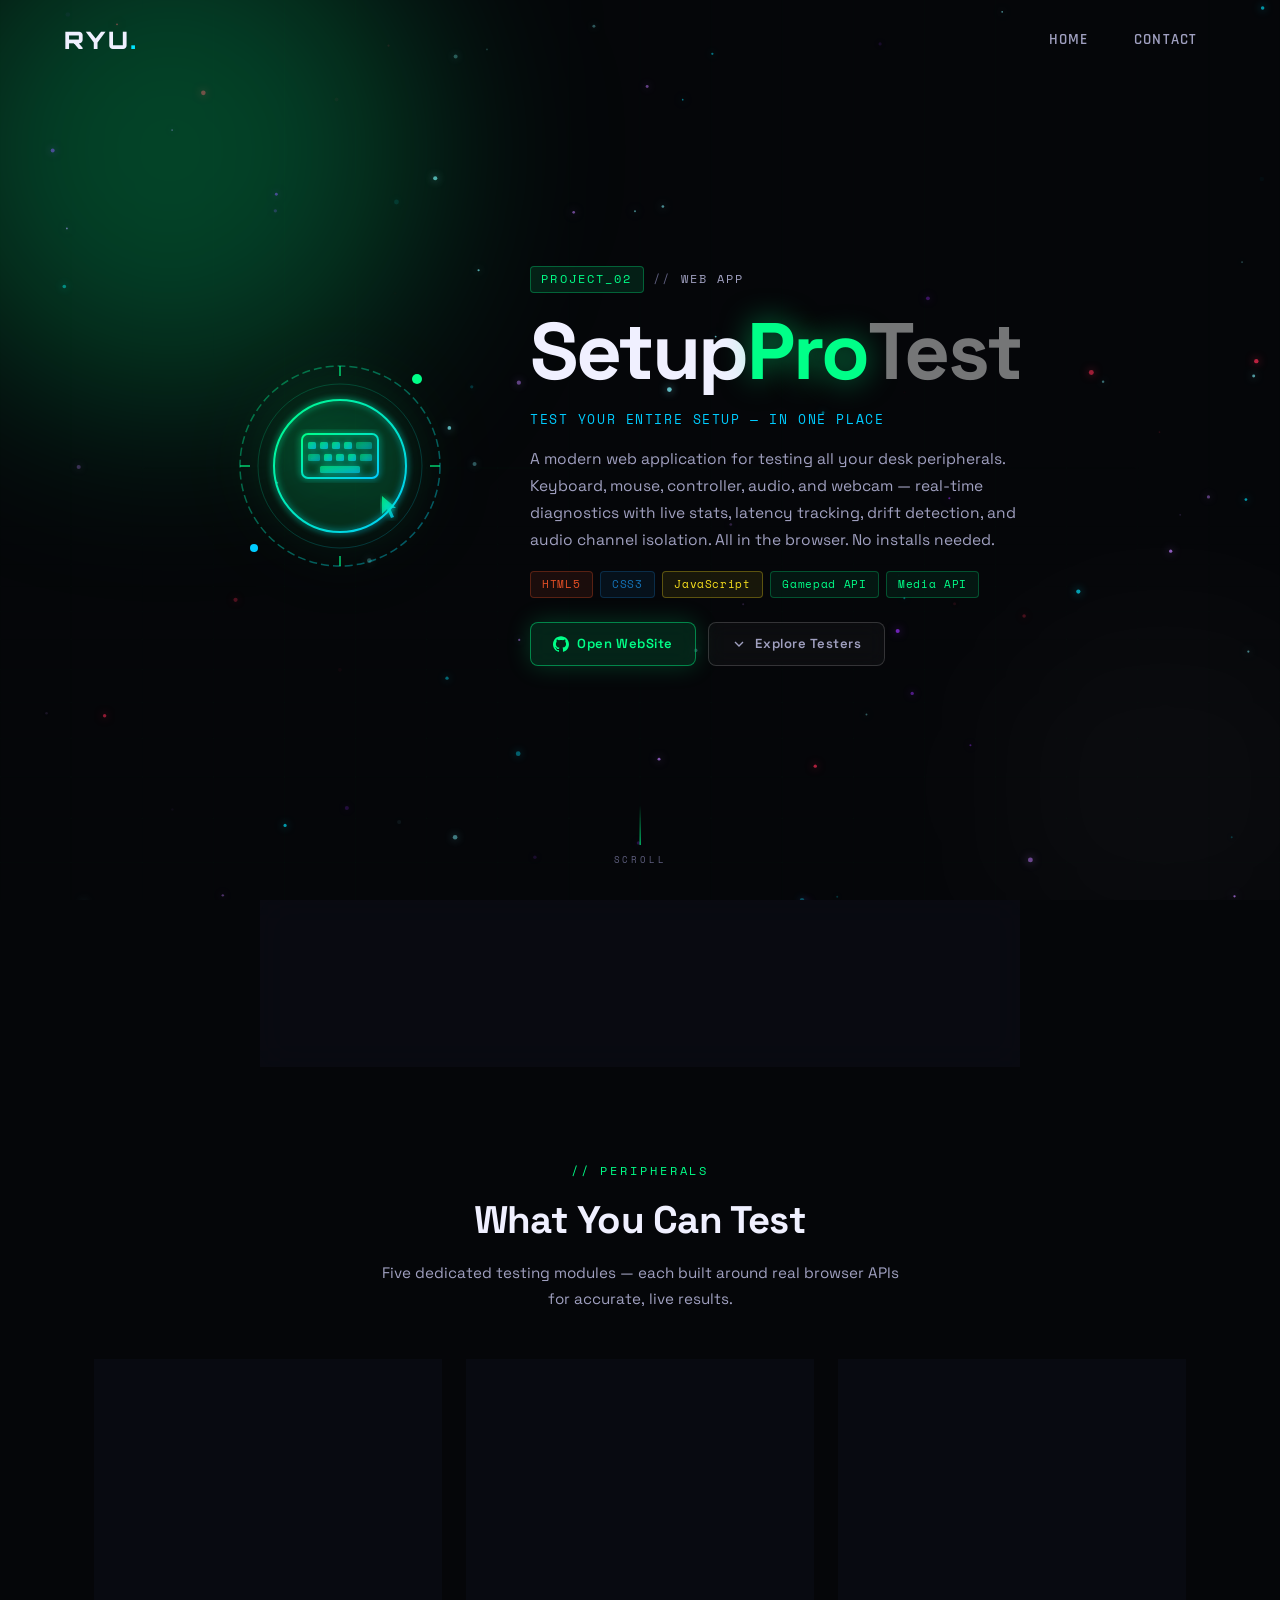
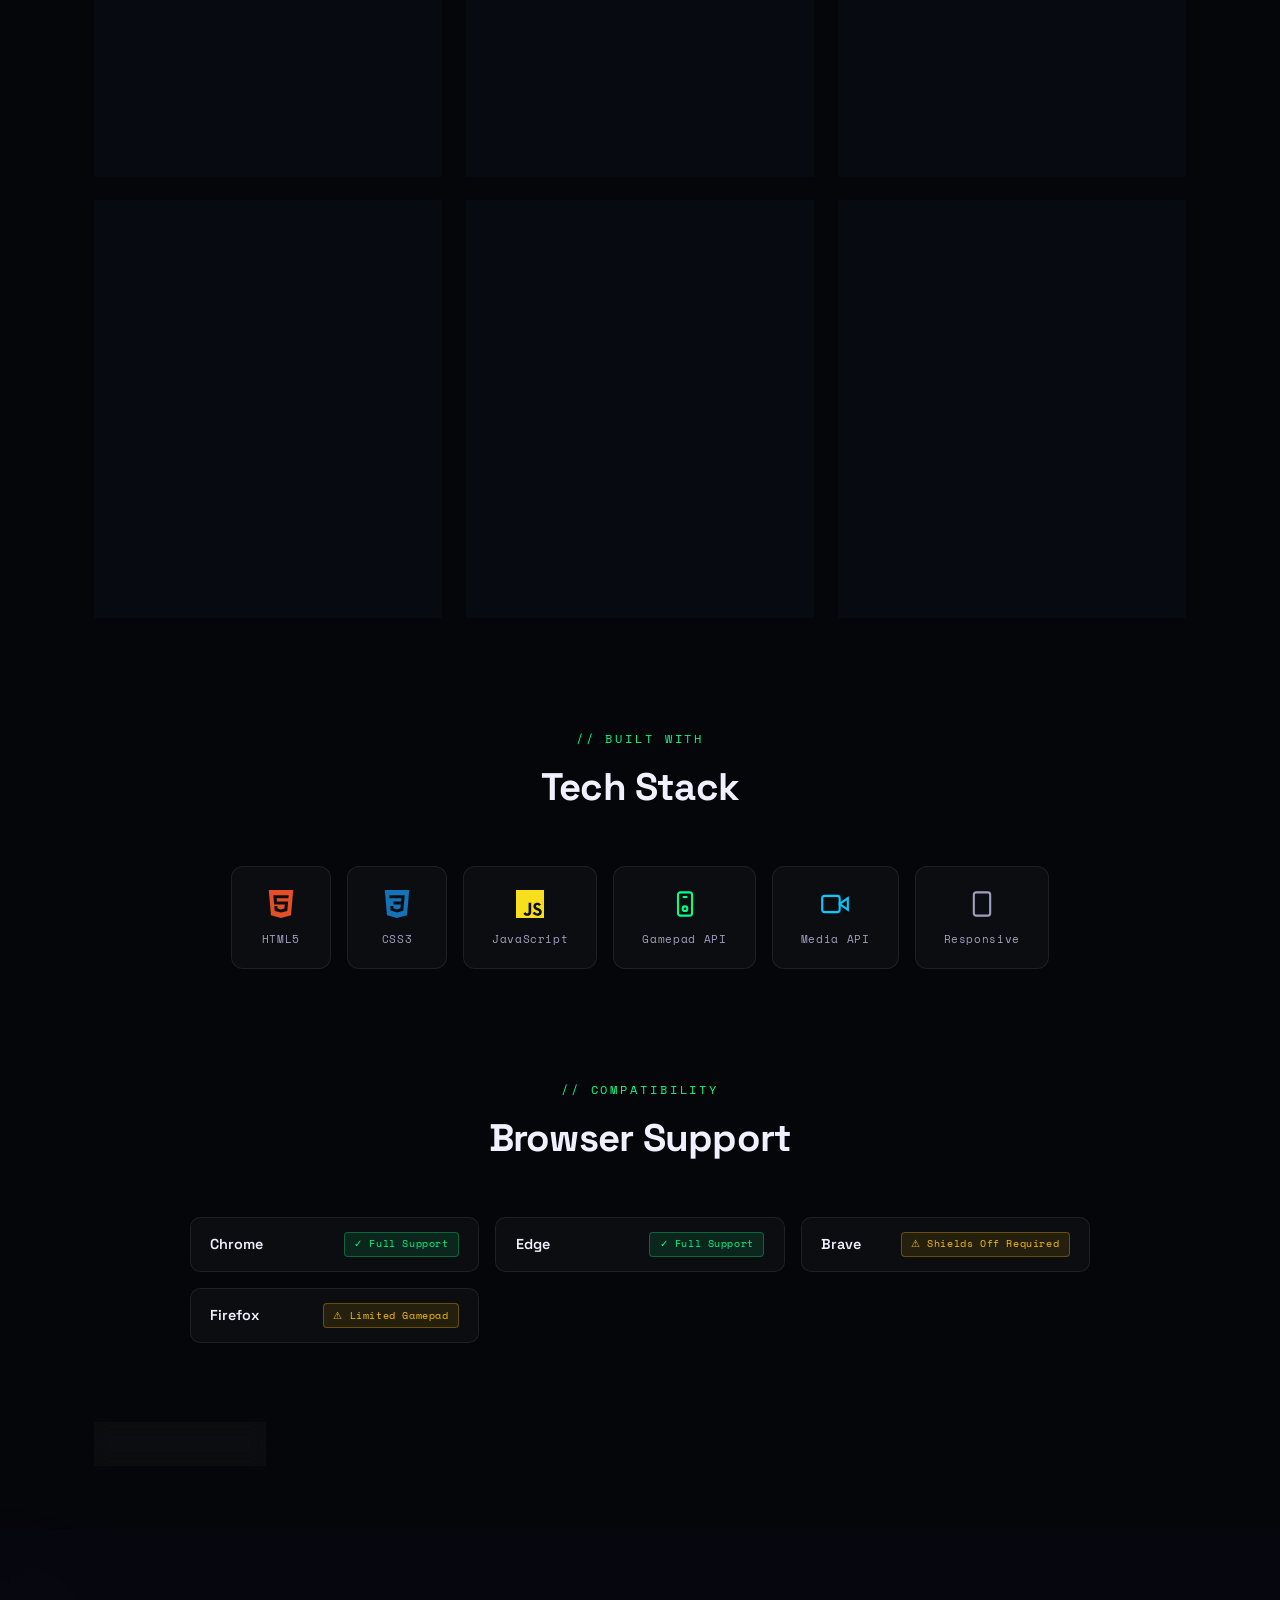
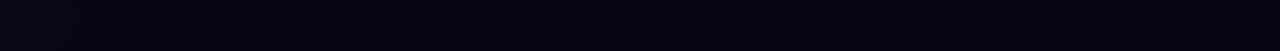
<file: pages/setupprotest.html>
<!DOCTYPE html>
<html lang="en">
<head>
  <meta charset="UTF-8" />
  <meta name="viewport" content="width=device-width, initial-scale=1.0" />
  <title>SetupProTest — RYU Projects</title>
  <link rel="stylesheet" href="../css/global.css" />
  <link rel="stylesheet" href="../css/header.css" />
  <link rel="stylesheet" href="../css/footer.css" />
  <link rel="stylesheet" href="../css/setupprotest.css" />
  <link rel="icon" href="../assets/img/favicon.jpg" />
</head>
<body class="spt-page">

  <canvas id="particle-canvas"></canvas>
  <canvas id="grid-canvas"></canvas>

  <!-- ░░ HEADER ░░ -->
  <header class="site-header" id="site-header">
    <div class="header-inner">
      <a href="../index.html" class="logo">RYU<span class="logo-dot">.</span></a>
      <nav class="nav-links">
        <a href="../index.html" class="nav-link">Home</a>
        <a href="../pages/contact.html" class="nav-link">Contact</a>
      </nav>
      <button class="nav-toggle" id="nav-toggle" aria-label="Toggle menu">
        <span></span><span></span><span></span>
      </button>
    </div>
    <div class="mobile-menu" id="mobile-menu">
      <a href="../index.html" class="mob-link">Home</a>
      <a href="../pages/contact.html" class="mob-link">Contact</a>
    </div>
  </header>

  <main>

    <!-- ══ HERO ══ -->
    <section class="spt-hero">
      <div class="spt-glow spt-glow--green"></div>
      <div class="spt-glow spt-glow--white"></div>

      <div class="spt-hero-inner">

        <!-- Visual -->
        <div class="spt-logo-wrap">
          <div class="spt-logo-ring">
            <svg class="spt-logo-svg" viewBox="0 0 220 220" fill="none" xmlns="http://www.w3.org/2000/svg">
              <defs>
                <linearGradient id="sptGrad" x1="0%" y1="0%" x2="100%" y2="100%">
                  <stop offset="0%" stop-color="#00ff88"/>
                  <stop offset="100%" stop-color="#00ccff"/>
                </linearGradient>
                <filter id="sptGlow">
                  <feGaussianBlur stdDeviation="3" result="blur"/>
                  <feMerge><feMergeNode in="blur"/><feMergeNode in="SourceGraphic"/></feMerge>
                </filter>
              </defs>
              <circle cx="110" cy="110" r="100" stroke="url(#sptGrad)" stroke-width="1.5" stroke-dasharray="8 4" opacity="0.4"/>
              <circle cx="110" cy="110" r="82" stroke="url(#sptGrad)" stroke-width="1" opacity="0.2"/>
              <circle cx="110" cy="110" r="66" fill="rgba(0,255,136,0.05)" stroke="url(#sptGrad)" stroke-width="2" filter="url(#sptGlow)"/>
              <!-- Keyboard icon -->
              <g transform="translate(72, 78)" filter="url(#sptGlow)">
                <rect x="0" y="0" width="76" height="44" rx="6" fill="none" stroke="url(#sptGrad)" stroke-width="2"/>
                <rect x="6"  y="8"  width="8" height="7" rx="1.5" fill="url(#sptGrad)" opacity="0.7"/>
                <rect x="18" y="8"  width="8" height="7" rx="1.5" fill="url(#sptGrad)" opacity="0.7"/>
                <rect x="30" y="8"  width="8" height="7" rx="1.5" fill="url(#sptGrad)" opacity="0.7"/>
                <rect x="42" y="8"  width="8" height="7" rx="1.5" fill="url(#sptGrad)" opacity="0.7"/>
                <rect x="54" y="8"  width="16" height="7" rx="1.5" fill="url(#sptGrad)" opacity="0.4"/>
                <rect x="6"  y="20" width="12" height="7" rx="1.5" fill="url(#sptGrad)" opacity="0.5"/>
                <rect x="22" y="20" width="8"  height="7" rx="1.5" fill="url(#sptGrad)" opacity="0.7"/>
                <rect x="34" y="20" width="8"  height="7" rx="1.5" fill="url(#sptGrad)" opacity="0.7"/>
                <rect x="46" y="20" width="8"  height="7" rx="1.5" fill="url(#sptGrad)" opacity="0.7"/>
                <rect x="58" y="20" width="12" height="7" rx="1.5" fill="url(#sptGrad)" opacity="0.5"/>
                <rect x="18" y="32" width="40" height="7" rx="1.5" fill="url(#sptGrad)" opacity="0.6"/>
              </g>
              <!-- Mouse cursor -->
              <g transform="translate(152, 140)" filter="url(#sptGlow)">
                <path d="M0 0 L0 18 L5 13 L9 22 L12 21 L8 12 L14 12 Z" fill="url(#sptGrad)" opacity="0.8"/>
              </g>
              <!-- Tick marks -->
              <line x1="110" y1="10" x2="110" y2="20" stroke="#00ff88" stroke-width="2" opacity="0.6"/>
              <line x1="110" y1="200" x2="110" y2="210" stroke="#00ff88" stroke-width="2" opacity="0.6"/>
              <line x1="10" y1="110" x2="20" y2="110" stroke="#00ff88" stroke-width="2" opacity="0.6"/>
              <line x1="200" y1="110" x2="210" y2="110" stroke="#00ff88" stroke-width="2" opacity="0.6"/>
            </svg>
          </div>
          <div class="spt-ping spt-ping--1"></div>
          <div class="spt-ping spt-ping--2"></div>
        </div>

        <!-- Text -->
        <div class="spt-hero-text">
          <div class="spt-eyebrow">
            <span class="spt-eyebrow-tag">Project_02</span>
            <span class="spt-eyebrow-div">//</span>
            <span class="spt-eyebrow-sub">Web App</span>
          </div>
          <h1 class="spt-title">
            Setup<span class="spt-title-accent">Pro</span><span class="spt-title-dim">Test</span>
          </h1>
          <p class="spt-subtitle">Test Your Entire Setup — In One Place</p>
          <p class="spt-desc">
            A modern web application for testing all your desk peripherals.
            Keyboard, mouse, controller, audio, and webcam — real-time
            diagnostics with live stats, latency tracking, drift detection,
            and audio channel isolation. All in the browser. No installs needed.
          </p>
          <div class="spt-tech-row">
            <span class="spt-tech spt-tech--html">HTML5</span>
            <span class="spt-tech spt-tech--css">CSS3</span>
            <span class="spt-tech spt-tech--js">JavaScript</span>
            <span class="spt-tech spt-tech--api">Gamepad API</span>
            <span class="spt-tech spt-tech--api">Media API</span>
          </div>
          <div class="spt-cta-row">
            <a href="https://setuppt.netlify.app/" class="spt-btn spt-btn--primary" target="_blank">
              <svg class="spt-btn-icon" viewBox="0 0 24 24" fill="currentColor">
                <path d="M12 .297c-6.63 0-12 5.373-12 12 0 5.303 3.438 9.8 8.205 11.385.6.113.82-.258.82-.577 0-.285-.01-1.04-.015-2.04-3.338.724-4.042-1.61-4.042-1.61C4.422 18.07 3.633 17.7 3.633 17.7c-1.087-.744.084-.729.084-.729 1.205.084 1.838 1.236 1.838 1.236 1.07 1.835 2.809 1.305 3.495.998.108-.776.417-1.305.76-1.605-2.665-.3-5.466-1.332-5.466-5.93 0-1.31.465-2.38 1.235-3.22-.135-.303-.54-1.523.105-3.176 0 0 1.005-.322 3.3 1.23.96-.267 1.98-.399 3-.405 1.02.006 2.04.138 3 .405 2.28-1.552 3.285-1.23 3.285-1.23.645 1.653.24 2.873.12 3.176.765.84 1.23 1.91 1.23 3.22 0 4.61-2.805 5.625-5.475 5.92.42.36.81 1.096.81 2.22 0 1.606-.015 2.896-.015 3.286 0 .315.21.69.825.57C20.565 22.092 24 17.592 24 12.297c0-6.627-5.373-12-12-12"/>
              </svg>
              Open WebSite
            </a>
            <a href="#testers" class="spt-btn spt-btn--secondary">
              <svg class="spt-btn-icon" viewBox="0 0 24 24" fill="none" stroke="currentColor" stroke-width="2">
                <polyline points="6 9 12 15 18 9"/>
              </svg>
              Explore Testers
            </a>
          </div>
        </div>
      </div>

      <div class="scroll-hint" aria-hidden="true">
        <span class="scroll-hint-line spt-scroll-line"></span>
        <span class="scroll-hint-text">SCROLL</span>
      </div>
    </section>

    <!-- ══ STATS ══ -->
    <section class="spt-stats">
      <div class="spt-container">
        <div class="spt-stats-row">
          <div class="spt-stat">
            <span class="spt-stat-num">5</span>
            <span class="spt-stat-lbl">Peripheral Testers</span>
          </div>
          <div class="spt-stat-div"></div>
          <div class="spt-stat">
            <span class="spt-stat-num">0</span>
            <span class="spt-stat-lbl">Installs Needed</span>
          </div>
          <div class="spt-stat-div"></div>
          <div class="spt-stat">
            <span class="spt-stat-num">RT</span>
            <span class="spt-stat-lbl">Real-Time Stats</span>
          </div>
          <div class="spt-stat-div"></div>
          <div class="spt-stat">
            <span class="spt-stat-num">3</span>
            <span class="spt-stat-lbl">Controller Types</span>
          </div>
        </div>
      </div>
    </section>

    <!-- ══ TESTERS ══ -->
    <section class="spt-testers" id="testers">
      <div class="spt-container">
        <div class="spt-section-header">
          <p class="spt-section-label">// PERIPHERALS</p>
          <h2 class="spt-section-title">What You Can Test</h2>
          <p class="spt-section-sub">Five dedicated testing modules — each built around real browser APIs for accurate, live results.</p>
        </div>

        <div class="spt-testers-grid">

          <!-- KEYBOARD -->
          <div class="spt-tester-card spt-card--featured" data-color="green">
            <div class="spt-card-glow"></div>
            <div class="spt-card-top">
              <div class="spt-card-icon spt-icon--green">
                <svg viewBox="0 0 24 24" fill="none" stroke="currentColor" stroke-width="1.8">
                  <rect x="2" y="6" width="20" height="13" rx="2"/>
                  <line x1="6" y1="10" x2="6.01" y2="10"/><line x1="10" y1="10" x2="10.01" y2="10"/>
                  <line x1="14" y1="10" x2="14.01" y2="10"/><line x1="18" y1="10" x2="18.01" y2="10"/>
                  <line x1="6" y1="14" x2="6.01" y2="14"/><line x1="18" y1="14" x2="18.01" y2="14"/>
                  <line x1="10" y1="17" x2="14" y2="17"/>
                </svg>
              </div>
              <div>
                <span class="spt-card-num">01</span>
                <h3 class="spt-card-title">Keyboard Tester</h3>
              </div>
            </div>
            <p class="spt-card-desc">Press any key and watch it light up in real time. Detects every keypress, measures input latency in milliseconds, and identifies stuck or unresponsive keys. Perfect for testing mechanical switches.</p>
            <ul class="spt-feature-list">
              <li><span class="spt-check">✓</span> Real-time key press visualisation</li>
              <li><span class="spt-check">✓</span> Input latency measurement (ms)</li>
              <li><span class="spt-check">✓</span> Stuck key detection</li>
              <li><span class="spt-check">✓</span> Full keyboard layout display</li>
            </ul>
            <div class="spt-card-footer">
              <code class="spt-file-tag">Keyboard.html</code>
              <code class="spt-file-tag">Keyboard.js</code>
            </div>
          </div>

          <!-- MOUSE -->
          <div class="spt-tester-card" data-color="cyan">
            <div class="spt-card-glow spt-cglow--cyan"></div>
            <div class="spt-card-top">
              <div class="spt-card-icon spt-icon--cyan">
                <svg viewBox="0 0 24 24" fill="none" stroke="currentColor" stroke-width="1.8">
                  <path d="M6 3h12a3 3 0 0 1 3 3v12a3 3 0 0 1-3 3H6a3 3 0 0 1-3-3V6a3 3 0 0 1 3-3z"/>
                  <line x1="12" y1="3" x2="12" y2="11"/>
                  <path d="M12 11a2 2 0 1 0 0 4 2 2 0 0 0 0-4z"/>
                </svg>
              </div>
              <div>
                <span class="spt-card-num">02</span>
                <h3 class="spt-card-title">Mouse Tester</h3>
              </div>
            </div>
            <p class="spt-card-desc">Track movement accuracy, click response time, and scroll precision on a live canvas. Detects double-click issues and visualises your cursor trail to expose jitter or sensor problems.</p>
            <ul class="spt-feature-list">
              <li><span class="spt-check spt-check--cyan">✓</span> Live cursor tracking canvas</li>
              <li><span class="spt-check spt-check--cyan">✓</span> Click response time (ms)</li>
              <li><span class="spt-check spt-check--cyan">✓</span> Scroll wheel precision test</li>
              <li><span class="spt-check spt-check--cyan">✓</span> Jitter &amp; sensor visualisation</li>
            </ul>
            <div class="spt-card-footer">
              <code class="spt-file-tag spt-tag--cyan">Mouse.html</code>
              <code class="spt-file-tag spt-tag--cyan">Mouse.js</code>
            </div>
          </div>

          <!-- CONTROLLER -->
          <div class="spt-tester-card" data-color="purple">
            <div class="spt-card-glow spt-cglow--purple"></div>
            <div class="spt-card-top">
              <div class="spt-card-icon spt-icon--purple">
                <svg viewBox="0 0 24 24" fill="none" stroke="currentColor" stroke-width="1.8">
                  <path d="M6 12H4a2 2 0 0 0-2 2v3a2 2 0 0 0 2 2h2"/>
                  <path d="M18 12h2a2 2 0 0 1 2 2v3a2 2 0 0 1-2 2h-2"/>
                  <path d="M6 9a6 6 0 0 1 12 0v10H6V9z"/>
                  <line x1="9" y1="12" x2="9" y2="16"/><line x1="7" y1="14" x2="11" y2="14"/>
                  <circle cx="15" cy="13" r="1" fill="currentColor"/>
                  <circle cx="17" cy="15" r="1" fill="currentColor"/>
                </svg>
              </div>
              <div>
                <span class="spt-card-num">03</span>
                <h3 class="spt-card-title">Controller Tester</h3>
              </div>
            </div>
            <p class="spt-card-desc">Plug in any controller and see every button, trigger, and stick respond on a visual layout. Supports Xbox, PS4 &amp; PS5. Auto-detects the device and displays stick drift in real time.</p>
            <ul class="spt-feature-list">
              <li><span class="spt-check spt-check--purple">✓</span> Xbox / PS4 / PS5 support</li>
              <li><span class="spt-check spt-check--purple">✓</span> Stick drift detection</li>
              <li><span class="spt-check spt-check--purple">✓</span> Trigger pressure monitoring</li>
              <li><span class="spt-check spt-check--purple">✓</span> Rumble / vibration test</li>
            </ul>
            <div class="spt-card-footer">
              <code class="spt-file-tag spt-tag--purple">Controller.html</code>
              <code class="spt-file-tag spt-tag--purple">Controller.js</code>
            </div>
          </div>

          <!-- AUDIO -->
          <div class="spt-tester-card" data-color="orange">
            <div class="spt-card-glow spt-cglow--orange"></div>
            <div class="spt-card-top">
              <div class="spt-card-icon spt-icon--orange">
                <svg viewBox="0 0 24 24" fill="none" stroke="currentColor" stroke-width="1.8">
                  <path d="M9 18V5l12-2v13"/>
                  <circle cx="6" cy="18" r="3"/><circle cx="18" cy="16" r="3"/>
                </svg>
              </div>
              <div>
                <span class="spt-card-num">04</span>
                <h3 class="spt-card-title">Audio Tester</h3>
              </div>
            </div>
            <p class="spt-card-desc">Isolate left and right audio channels to detect balance issues or blown drivers. Play a test tone and check microphone input levels. Works with headsets, speakers, and any audio device.</p>
            <ul class="spt-feature-list">
              <li><span class="spt-check spt-check--orange">✓</span> L / R channel isolation test</li>
              <li><span class="spt-check spt-check--orange">✓</span> Test tone playback</li>
              <li><span class="spt-check spt-check--orange">✓</span> Microphone input monitoring</li>
              <li><span class="spt-check spt-check--orange">✓</span> Volume level visualiser</li>
            </ul>
            <div class="spt-card-footer">
              <code class="spt-file-tag spt-tag--orange">audio.html</code>
              <code class="spt-file-tag spt-tag--orange">audio.js</code>
            </div>
          </div>

          <!-- WEBCAM -->
          <div class="spt-tester-card" data-color="blue">
            <div class="spt-card-glow spt-cglow--blue"></div>
            <div class="spt-card-top">
              <div class="spt-card-icon spt-icon--blue">
                <svg viewBox="0 0 24 24" fill="none" stroke="currentColor" stroke-width="1.8">
                  <path d="M23 7l-7 5 7 5V7z"/>
                  <rect x="1" y="5" width="15" height="14" rx="2"/>
                </svg>
              </div>
              <div>
                <span class="spt-card-num">05</span>
                <h3 class="spt-card-title">Webcam Tester</h3>
              </div>
            </div>
            <p class="spt-card-desc">Instantly preview your webcam feed in the browser with no drivers or plugins needed. Verify resolution, frame rate, and image quality before any meeting or streaming session.</p>
            <ul class="spt-feature-list">
              <li><span class="spt-check spt-check--blue">✓</span> Live video preview</li>
              <li><span class="spt-check spt-check--blue">✓</span> Resolution &amp; FPS display</li>
              <li><span class="spt-check spt-check--blue">✓</span> No plugins required</li>
              <li><span class="spt-check spt-check--blue">✓</span> Multi-camera selection</li>
            </ul>
            <div class="spt-card-footer">
              <code class="spt-file-tag spt-tag--blue">Webcam.html</code>
              <code class="spt-file-tag spt-tag--blue">Webcam.js</code>
            </div>
          </div>

          <!-- SETTINGS -->
          <div class="spt-tester-card" data-color="gray">
            <div class="spt-card-top">
              <div class="spt-card-icon spt-icon--gray">
                <svg viewBox="0 0 24 24" fill="none" stroke="currentColor" stroke-width="1.8">
                  <circle cx="12" cy="12" r="3"/>
                  <path d="M19.4 15a1.65 1.65 0 0 0 .33 1.82l.06.06a2 2 0 0 1-2.83 2.83l-.06-.06a1.65 1.65 0 0 0-1.82-.33 1.65 1.65 0 0 0-1 1.51V21a2 2 0 0 1-4 0v-.09A1.65 1.65 0 0 0 9 19.4a1.65 1.65 0 0 0-1.82.33l-.06.06a2 2 0 0 1-2.83-2.83l.06-.06A1.65 1.65 0 0 0 4.68 15a1.65 1.65 0 0 0-1.51-1H3a2 2 0 0 1 0-4h.09A1.65 1.65 0 0 0 4.6 9a1.65 1.65 0 0 0-.33-1.82l-.06-.06a2 2 0 0 1 2.83-2.83l.06.06A1.65 1.65 0 0 0 9 4.68a1.65 1.65 0 0 0 1-1.51V3a2 2 0 0 1 4 0v.09a1.65 1.65 0 0 0 1 1.51 1.65 1.65 0 0 0 1.82-.33l.06-.06a2 2 0 0 1 2.83 2.83l-.06.06A1.65 1.65 0 0 0 19.4 9a1.65 1.65 0 0 0 1.51 1H21a2 2 0 0 1 0 4h-.09a1.65 1.65 0 0 0-1.51 1z"/>
                </svg>
              </div>
              <div>
                <span class="spt-card-num">06</span>
                <h3 class="spt-card-title">Settings</h3>
              </div>
            </div>
            <p class="spt-card-desc">Customise the testing experience. Adjust sensitivity thresholds, toggle visual effects, select input devices, and configure latency display preferences to match your workflow.</p>
            <ul class="spt-feature-list">
              <li><span class="spt-check spt-check--gray">✓</span> Input device selection</li>
              <li><span class="spt-check spt-check--gray">✓</span> Sensitivity thresholds</li>
              <li><span class="spt-check spt-check--gray">✓</span> Visual effects toggle</li>
              <li><span class="spt-check spt-check--gray">✓</span> Latency display options</li>
            </ul>
            <div class="spt-card-footer">
              <code class="spt-file-tag spt-tag--gray">Setting.html</code>
              <code class="spt-file-tag spt-tag--gray">Setting.js</code>
            </div>
          </div>

        </div>
      </div>
    </section>

    <!-- ══ TECH STACK ══ -->
    <section class="spt-stack">
      <div class="spt-container">
        <div class="spt-section-header">
          <p class="spt-section-label">// BUILT WITH</p>
          <h2 class="spt-section-title">Tech Stack</h2>
        </div>
        <div class="spt-stack-grid">
          <div class="spt-stack-item"><div class="spt-stack-icon" style="color:#e34f26"><svg viewBox="0 0 24 24" fill="currentColor"><path d="M1.5 0h21l-1.91 21.563L11.977 24l-8.565-2.438L1.5 0zm7.031 9.75l-.232-2.718 10.059.003.23-2.622L5.412 4.41l.698 8.01h9.126l-.326 3.426-2.91.804-2.955-.81-.188-2.11H6.248l.33 4.171L12 19.351l5.379-1.443.744-8.157H8.531z"/></svg></div><span class="spt-stack-name">HTML5</span></div>
          <div class="spt-stack-item"><div class="spt-stack-icon" style="color:#1572b6"><svg viewBox="0 0 24 24" fill="currentColor"><path d="M1.5 0h21l-1.91 21.563L11.977 24l-8.564-2.438L1.5 0zm17.09 4.413L5.41 4.41l.213 2.622 10.125.002-.255 2.716h-6.64l.24 2.573h6.182l-.366 3.523-2.91.804-2.956-.81-.188-2.11h-2.61l.29 3.855L12 19.288l5.373-1.53L18.59 4.414v-.001z"/></svg></div><span class="spt-stack-name">CSS3</span></div>
          <div class="spt-stack-item"><div class="spt-stack-icon" style="color:#f7df1e"><svg viewBox="0 0 24 24" fill="currentColor"><path d="M0 0h24v24H0V0zm22.034 18.276c-.175-1.095-.888-2.015-3.003-2.873-.736-.345-1.554-.585-1.797-1.14-.091-.33-.105-.51-.046-.705.15-.646.915-.84 1.515-.66.39.12.75.42.976.9 1.034-.676 1.034-.676 1.755-1.125-.27-.42-.404-.601-.586-.78-.63-.705-1.469-1.065-2.834-1.034l-.705.089c-.676.165-1.32.525-1.71 1.005-1.14 1.291-.811 3.541.569 4.471 1.365 1.02 3.361 1.244 3.616 2.205.24 1.17-.87 1.545-1.966 1.41-.811-.18-1.26-.586-1.755-1.336l-1.83 1.051c.21.48.45.689.81 1.109 1.74 1.756 6.09 1.666 6.871-1.004.029-.09.24-.705.074-1.65l.046.067zm-8.983-7.245h-2.248c0 1.938-.009 3.864-.009 5.805 0 1.232.063 2.363-.138 2.711-.33.689-1.18.601-1.566.48-.396-.196-.597-.466-.83-.855-.063-.105-.11-.196-.127-.196l-1.825 1.125c.305.63.75 1.172 1.324 1.517.855.51 2.004.675 3.207.405.783-.226 1.458-.691 1.811-1.411.51-.93.402-2.07.397-3.346.012-2.054 0-4.109 0-6.179l.004-.056z"/></svg></div><span class="spt-stack-name">JavaScript</span></div>
          <div class="spt-stack-item"><div class="spt-stack-icon" style="color:#00ff88"><svg viewBox="0 0 24 24" fill="none" stroke="currentColor" stroke-width="1.8"><rect x="6" y="2" width="12" height="20" rx="2"/><line x1="10" y1="6" x2="14" y2="6"/><circle cx="12" cy="16" r="2"/></svg></div><span class="spt-stack-name">Gamepad API</span></div>
          <div class="spt-stack-item"><div class="spt-stack-icon" style="color:#00ccff"><svg viewBox="0 0 24 24" fill="none" stroke="currentColor" stroke-width="1.8"><path d="M23 7l-7 5 7 5V7z"/><rect x="1" y="5" width="15" height="14" rx="2"/></svg></div><span class="spt-stack-name">Media API</span></div>
          <div class="spt-stack-item"><div class="spt-stack-icon" style="color:#a0a0c0"><svg viewBox="0 0 24 24" fill="none" stroke="currentColor" stroke-width="1.8"><rect x="5" y="2" width="14" height="20" rx="2"/><line x1="12" y1="18" x2="12.01" y2="18"/></svg></div><span class="spt-stack-name">Responsive</span></div>
        </div>
      </div>
    </section>

    <!-- ══ BROWSER COMPAT ══ -->
    <section class="spt-compat">
      <div class="spt-container">
        <div class="spt-section-header">
          <p class="spt-section-label">// COMPATIBILITY</p>
          <h2 class="spt-section-title">Browser Support</h2>
        </div>
        <div class="spt-compat-grid">
          <div class="spt-compat-item">
            <span class="spt-compat-name">Chrome</span>
            <span class="spt-compat-badge spt-badge--green">✓ Full Support</span>
          </div>
          <div class="spt-compat-item">
            <span class="spt-compat-name">Edge</span>
            <span class="spt-compat-badge spt-badge--green">✓ Full Support</span>
          </div>
          <div class="spt-compat-item">
            <span class="spt-compat-name">Brave</span>
            <span class="spt-compat-badge spt-badge--yellow">⚠ Shields Off Required</span>
          </div>
          <div class="spt-compat-item">
            <span class="spt-compat-name">Firefox</span>
            <span class="spt-compat-badge spt-badge--yellow">⚠ Limited Gamepad</span>
          </div>
        </div>
      </div>
    </section>

    <!-- ══ BACK ══ -->
    <section class="spt-back">
      <div class="spt-container">
        <a href="../index.html" class="spt-back-btn">
          <svg viewBox="0 0 24 24" fill="none" stroke="currentColor" stroke-width="2">
            <polyline points="15 18 9 12 15 6"/>
          </svg>
          Back to Portfolio
        </a>
      </div>
    </section>

  </main>

  <!-- ░░ FOOTER ░░ -->
  <footer class="site-footer">
    <div class="footer-inner">
      <div class="footer-left">
        <span class="footer-logo">RYU<span class="logo-dot">.</span></span>
        <p class="footer-sub">Building the future, one line at a time.</p>
      </div>
      <div class="footer-links">
        <a href="../index.html" class="footer-link">Home</a>
        <a href="../pages/contact.html" class="footer-link">Contact</a>
      </div>
      <div class="footer-right">
        <p class="footer-copy">&copy; <span id="year"></span> RYU. All rights reserved.</p>
      </div>
    </div>
    <div class="footer-bar"></div>
  </footer>

  <script src="../js/particles.js"></script>
  <script src="../js/main.js"></script>
  <script src="../js/setupprotest.js"></script>
</body>
</html>
</file>
<file: css/global.css>
/* ═══════════════════════════════════════════
   global.css  —  Variables, Reset, Base
   ═══════════════════════════════════════════ */

/* ── Google Fonts ── */
@import url('https://fonts.googleapis.com/css2?family=Orbitron:wght@400;600;700;900&family=Rajdhani:wght@300;400;500;600;700&family=Share+Tech+Mono&display=swap');

/* ── Design Tokens ── */
:root {
  --purple:       #9b30ff;
  --purple-light: #bf7bff;
  --purple-dark:  #5a0099;
  --purple-glow:  rgba(155, 48, 255, 0.35);

  --cyan:         #00e5ff;
  --cyan-light:   #80f5ff;
  --cyan-dark:    #007a99;
  --cyan-glow:    rgba(0, 229, 255, 0.30);

  --red:          #ff2d55;
  --red-light:    #ff7090;
  --red-dark:     #991533;
  --red-glow:     rgba(255, 45, 85, 0.30);

  --bg:           #07080f;
  --bg-2:         #0d0e1a;
  --bg-3:         #131428;
  --surface:      rgba(255, 255, 255, 0.04);
  --surface-2:    rgba(255, 255, 255, 0.08);
  --border:       rgba(255, 255, 255, 0.10);
  --border-bright:rgba(255, 255, 255, 0.20);

  --text-1:       #f0f0ff;
  --text-2:       #a0a0c0;
  --text-3:       #606080;

  --font-display: 'Orbitron', monospace;
  --font-body:    'Rajdhani', sans-serif;
  --font-mono:    'Share Tech Mono', monospace;

  --radius-sm:    6px;
  --radius-md:    12px;
  --radius-lg:    20px;
  --radius-xl:    32px;

  --transition:   0.3s cubic-bezier(0.25, 0.46, 0.45, 0.94);
  --transition-fast: 0.15s ease;

  --blur-glass:   blur(16px) saturate(180%);
  --shadow-glow-purple: 0 0 40px rgba(155, 48, 255, 0.4);
  --shadow-glow-cyan:   0 0 40px rgba(0, 229, 255, 0.4);
  --shadow-glow-red:    0 0 40px rgba(255, 45, 85, 0.4);
}

/* ── Reset ── */
*, *::before, *::after {
  box-sizing: border-box;
  margin: 0;
  padding: 0;
}

html {
  scroll-behavior: smooth;
  font-size: 16px;
}

body {
  background-color: var(--bg);
  color: var(--text-1);
  font-family: var(--font-body);
  font-weight: 400;
  line-height: 1.6;
  min-height: 100vh;
  overflow-x: hidden;
  position: relative;
}

a {
  color: inherit;
  text-decoration: none;
}

img, svg {
  display: block;
  max-width: 100%;
}

button {
  cursor: pointer;
  font-family: inherit;
  border: none;
  background: none;
}

/* ── Particle canvas (background layer) ── */
#particle-canvas {
  position: fixed;
  inset: 0;
  z-index: 0;
  pointer-events: none;
}

/* ── Everything above canvas ── */
header, main, footer {
  position: relative;
  z-index: 1;
}

/* ── Shared section title ── */
.section-title {
  font-family: var(--font-display);
  font-size: clamp(1.4rem, 4vw, 2rem);
  font-weight: 700;
  color: var(--text-1);
  margin-bottom: 2.5rem;
  letter-spacing: 0.05em;
}

.title-accent {
  color: var(--cyan);
  margin-right: 0.5rem;
  font-weight: 400;
}

/* ── Glow blobs ── */
.hero-glow {
  position: absolute;
  border-radius: 50%;
  filter: blur(80px);
  pointer-events: none;
  z-index: 0;
  animation: glow-pulse 6s ease-in-out infinite alternate;
}

.glow-purple {
  width: 500px;
  height: 500px;
  background: var(--purple-glow);
  top: -100px;
  left: -100px;
  animation-delay: 0s;
}

.glow-cyan {
  width: 400px;
  height: 400px;
  background: var(--cyan-glow);
  bottom: -80px;
  right: -80px;
  animation-delay: 3s;
}

@keyframes glow-pulse {
  from { opacity: 0.6; transform: scale(1); }
  to   { opacity: 1;   transform: scale(1.15); }
}

/* ── Scrollbar ── */
::-webkit-scrollbar { width: 6px; }
::-webkit-scrollbar-track { background: var(--bg-2); }
::-webkit-scrollbar-thumb {
  background: linear-gradient(180deg, var(--purple), var(--cyan));
  border-radius: 3px;
}

/* ── Selection ── */
::selection {
  background: var(--purple);
  color: #fff;
}

/* ── Utility: glassmorphism surface ── */
.glass {
  background: var(--surface);
  backdrop-filter: var(--blur-glass);
  -webkit-backdrop-filter: var(--blur-glass);
  border: 1px solid var(--border);
}

/* ── Responsive grid container ── */
.container {
  width: 100%;
  max-width: 1200px;
  margin: 0 auto;
  padding: 0 1.5rem;
}
</file>
<file: css/header.css>
/* ═══════════════════════════════════════════
   header.css  —  Navigation / Header
   ═══════════════════════════════════════════ */

.site-header {
  position: fixed;
  top: 0;
  left: 0;
  right: 0;
  z-index: 100;
  transition: var(--transition);
}

.site-header.scrolled {
  background: rgba(7, 8, 15, 0.75);
  backdrop-filter: var(--blur-glass);
  -webkit-backdrop-filter: var(--blur-glass);
  border-bottom: 1px solid var(--border);
  box-shadow: 0 4px 32px rgba(0, 0, 0, 0.4);
}

.header-inner {
  display: flex;
  align-items: center;
  justify-content: space-between;
  max-width: 1200px;
  margin: 0 auto;
  padding: 1.2rem 1.5rem;
}

/* ── Logo ── */
.logo {
  font-family: var(--font-display);
  font-size: 1.5rem;
  font-weight: 900;
  letter-spacing: 0.1em;
  color: var(--text-1);
  text-transform: uppercase;
  position: relative;
  transition: var(--transition);
}

.logo:hover {
  color: var(--cyan);
  text-shadow: 0 0 20px var(--cyan-glow);
}

.logo-dot {
  color: var(--cyan);
}

/* ── Desktop nav ── */
.nav-links {
  display: flex;
  gap: 0.5rem;
}

.nav-link {
  font-family: var(--font-body);
  font-size: 0.95rem;
  font-weight: 600;
  letter-spacing: 0.08em;
  text-transform: uppercase;
  color: var(--text-2);
  padding: 0.5rem 1.1rem;
  border-radius: var(--radius-md);
  border: 1px solid transparent;
  background: transparent;
  backdrop-filter: none;
  transition: var(--transition);
  position: relative;
  overflow: hidden;
}

.nav-link::before {
  content: '';
  position: absolute;
  inset: 0;
  background: linear-gradient(135deg, var(--purple-glow), var(--cyan-glow));
  opacity: 0;
  transition: var(--transition);
}

.nav-link:hover,
.nav-link.active {
  color: var(--text-1);
  border-color: var(--border-bright);
  background: var(--surface-2);
  backdrop-filter: var(--blur-glass);
  -webkit-backdrop-filter: var(--blur-glass);
  box-shadow: 0 0 20px rgba(155, 48, 255, 0.2);
}

.nav-link:hover::before,
.nav-link.active::before {
  opacity: 1;
}

.nav-link.active {
  color: var(--cyan);
  border-color: rgba(0, 229, 255, 0.3);
}

/* ── Mobile hamburger toggle ── */
.nav-toggle {
  display: none;
  flex-direction: column;
  gap: 5px;
  padding: 0.4rem;
  background: var(--surface-2);
  border: 1px solid var(--border);
  border-radius: var(--radius-sm);
  backdrop-filter: var(--blur-glass);
}

.nav-toggle span {
  display: block;
  width: 22px;
  height: 2px;
  background: var(--text-1);
  border-radius: 2px;
  transition: var(--transition);
}

.nav-toggle.open span:nth-child(1) { transform: translateY(7px) rotate(45deg); }
.nav-toggle.open span:nth-child(2) { opacity: 0; transform: scaleX(0); }
.nav-toggle.open span:nth-child(3) { transform: translateY(-7px) rotate(-45deg); }

/* ── Mobile menu dropdown ── */
.mobile-menu {
  display: none;
  flex-direction: column;
  gap: 0.25rem;
  padding: 1rem 1.5rem 1.2rem;
  background: rgba(7, 8, 15, 0.92);
  backdrop-filter: var(--blur-glass);
  -webkit-backdrop-filter: var(--blur-glass);
  border-bottom: 1px solid var(--border);
  transform-origin: top;
  animation: menu-open 0.25s ease forwards;
}

.mobile-menu.is-open {
  display: flex;
}

@keyframes menu-open {
  from { opacity: 0; transform: scaleY(0.9); }
  to   { opacity: 1; transform: scaleY(1); }
}

.mob-link {
  font-family: var(--font-body);
  font-size: 1.05rem;
  font-weight: 600;
  letter-spacing: 0.06em;
  text-transform: uppercase;
  color: var(--text-2);
  padding: 0.75rem 1rem;
  border-radius: var(--radius-sm);
  border: 1px solid transparent;
  transition: var(--transition);
}

.mob-link:hover {
  color: var(--cyan);
  background: var(--surface-2);
  border-color: var(--border);
}

/* ── Responsive ── */
@media (max-width: 640px) {
  .nav-links  { display: none; }
  .nav-toggle { display: flex; }
}
</file>
<file: css/hero.css>
/* ═══════════════════════════════════════════
   hero.css  —  Profile / Hero section
   ═══════════════════════════════════════════ */

.hero {
  position: relative;
  min-height: 100vh;
  display: flex;
  flex-direction: column;
  align-items: center;
  justify-content: center;
  gap: 1.2rem;
  padding: 6rem 1.5rem 4rem;
  overflow: hidden;
  text-align: center;
}

/* ── Profile picture ring ── */
.profile-wrapper {
  position: relative;
  width: 160px;
  height: 160px;
  margin-bottom: 0.5rem;
  animation: float 5s ease-in-out infinite;
}

@keyframes float {
  0%, 100% { transform: translateY(0); }
  50%       { transform: translateY(-10px); }
}

.profile-ring {
  width: 160px;
  height: 160px;
  border-radius: 50%;
  padding: 4px;
  background: conic-gradient(
    var(--purple),
    var(--cyan),
    var(--red),
    var(--purple)
  );
  animation: spin-ring 8s linear infinite;
  position: relative;
  z-index: 1;
}

@keyframes spin-ring {
  from { filter: hue-rotate(0deg);   }
  to   { filter: hue-rotate(360deg); }
}

.profile-img {
  width: 100%;
  height: 100%;
  border-radius: 50%;
  object-fit: cover;
  border: 3px solid var(--bg);
  background: var(--bg-3);
}

/* Scan-line overlay on profile */
.scan-line {
  position: absolute;
  inset: 0;
  border-radius: 50%;
  background: repeating-linear-gradient(
    0deg,
    transparent,
    transparent 3px,
    rgba(0, 229, 255, 0.04) 3px,
    rgba(0, 229, 255, 0.04) 4px
  );
  pointer-events: none;
  z-index: 2;
}

/* Outer glow ring */
.profile-ring::after {
  content: '';
  position: absolute;
  inset: -8px;
  border-radius: 50%;
  background: conic-gradient(
    var(--purple-glow),
    var(--cyan-glow),
    var(--red-glow),
    var(--purple-glow)
  );
  filter: blur(14px);
  z-index: -1;
  animation: spin-ring 8s linear infinite;
  opacity: 0.7;
}

/* ── Name ── */
.hero-name {
  font-family: var(--font-display);
  font-size: clamp(3.5rem, 12vw, 7rem);
  font-weight: 900;
  letter-spacing: 0.2em;
  line-height: 1;
  background: linear-gradient(
    135deg,
    var(--purple-light) 0%,
    var(--cyan) 50%,
    var(--red-light) 100%
  );
  -webkit-background-clip: text;
  -webkit-text-fill-color: transparent;
  background-clip: text;
  text-shadow: none;
  animation: name-reveal 1s ease both;
  position: relative;
  z-index: 1;
}

.hero-name::after {
  content: 'RYU';
  position: absolute;
  inset: 0;
  background: inherit;
  -webkit-background-clip: text;
  -webkit-text-fill-color: transparent;
  background-clip: text;
  filter: blur(24px);
  opacity: 0.45;
  z-index: -1;
}

@keyframes name-reveal {
  from { opacity: 0; transform: translateY(20px) scale(0.95); }
  to   { opacity: 1; transform: translateY(0)    scale(1); }
}

/* ── Tagline ── */
.hero-tagline {
  font-family: var(--font-mono);
  font-size: clamp(0.85rem, 2.5vw, 1.1rem);
  color: var(--text-2);
  letter-spacing: 0.25em;
  text-transform: uppercase;
  animation: name-reveal 1s 0.2s ease both;
}

.hero-tagline::before {
  content: '> ';
  color: var(--cyan);
}

/* ── Badges ── */
.hero-badges {
  display: flex;
  gap: 0.75rem;
  flex-wrap: wrap;
  justify-content: center;
  animation: name-reveal 1s 0.4s ease both;
}

.badge {
  font-family: var(--font-display);
  font-size: 0.7rem;
  font-weight: 600;
  letter-spacing: 0.12em;
  text-transform: uppercase;
  padding: 0.4rem 1rem;
  border-radius: 999px;
  border: 1px solid;
  backdrop-filter: var(--blur-glass);
  -webkit-backdrop-filter: var(--blur-glass);
  transition: var(--transition);
}

.badge:hover {
  transform: translateY(-2px) scale(1.05);
}

.badge-purple {
  background: rgba(155, 48, 255, 0.15);
  border-color: rgba(155, 48, 255, 0.5);
  color: var(--purple-light);
  box-shadow: 0 0 16px rgba(155, 48, 255, 0.2);
}

.badge-cyan {
  background: rgba(0, 229, 255, 0.1);
  border-color: rgba(0, 229, 255, 0.4);
  color: var(--cyan);
  box-shadow: 0 0 16px rgba(0, 229, 255, 0.15);
}

.badge-red {
  background: rgba(255, 45, 85, 0.12);
  border-color: rgba(255, 45, 85, 0.4);
  color: var(--red-light);
  box-shadow: 0 0 16px rgba(255, 45, 85, 0.15);
}
.badge-pink {
  background: rgba(255, 20, 147, 0.12);
  border-color: rgba(255, 20, 147, 0.4);
  color: var(--pink-light);
  box-shadow: 0 0 16px rgba(255, 20, 147, 0.15);
}

.badge-green {
  background: rgba(0, 255, 128, 0.12);
  border-color: rgba(0, 255, 128, 0.4);
  color: var(--green-light);
  box-shadow: 0 0 16px rgba(0, 255, 128, 0.15);
}

/* ── Responsive ── */
@media (max-width: 480px) {
  .profile-wrapper,
  .profile-ring {
    width: 130px;
    height: 130px;
  }
}
</file>
<file: css/projects.css>
/* ═══════════════════════════════════════════
   projects.css  —  Project Cards Section
   ═══════════════════════════════════════════ */

.projects-section {
  position: relative;
  padding: 4rem 1.5rem 6rem;
  max-width: 1200px;
  margin: 0 auto;
}

/* ── Grid ── */
.projects-grid {
  display: grid;
  grid-template-columns: repeat(auto-fit, minmax(min(100%, 380px), 1fr));
  gap: 2rem;
}

/* ── Card ── */
.project-card {
  position: relative;
  background: rgba(13, 14, 26, 0.7);
  backdrop-filter: var(--blur-glass);
  -webkit-backdrop-filter: var(--blur-glass);
  border: 1px solid var(--border);
  border-radius: var(--radius-xl);
  padding: 2rem;
  overflow: hidden;
  display: flex;
  flex-direction: column;
  gap: 1.2rem;
  transition: var(--transition);
  cursor: default;
}

/* Hover lift */
.project-card:hover {
  transform: translateY(-6px);
  border-color: var(--border-bright);
  box-shadow:
    0 20px 60px rgba(0, 0, 0, 0.5),
    0 0 0 1px rgba(255, 255, 255, 0.06) inset;
}

/* Animated inner glow orb */
.card-glow {
  position: absolute;
  width: 250px;
  height: 250px;
  border-radius: 50%;
  background: radial-gradient(circle, var(--purple-glow) 0%, transparent 70%);
  top: -80px;
  right: -80px;
  pointer-events: none;
  transition: var(--transition);
  opacity: 0.5;
}

.project-card:hover .card-glow {
  opacity: 1;
  transform: scale(1.2);
}

.card-glow--red {
  background: radial-gradient(circle, var(--red-glow) 0%, transparent 70%);
}

/* Top scanline texture */
.project-card::before {
  content: '';
  position: absolute;
  top: 0; left: 0; right: 0;
  height: 2px;
  background: linear-gradient(90deg, var(--purple), var(--cyan), var(--purple));
  background-size: 200% 100%;
  animation: shimmer 3s linear infinite;
}

.project-card:nth-child(2)::before {
  background: linear-gradient(90deg, var(--cyan), var(--red), var(--cyan));
  background-size: 200% 100%;
}

@keyframes shimmer {
  from { background-position: -200% 0; }
  to   { background-position: 200% 0; }
}

/* ── Card Header ── */
.card-header {
  display: flex;
  align-items: center;
  justify-content: space-between;
}

.card-tag {
  font-family: var(--font-mono);
  font-size: 0.75rem;
  letter-spacing: 0.15em;
  color: var(--cyan);
  text-transform: uppercase;
}

.card-dots {
  display: flex;
  gap: 5px;
}

.card-dots span {
  width: 10px;
  height: 10px;
  border-radius: 50%;
  background: var(--border-bright);
}

.card-dots span:nth-child(1) { background: #ff5f57; }
.card-dots span:nth-child(2) { background: #febc2e; }
.card-dots span:nth-child(3) { background: #28c840; }

/* ── Card Body ── */
.card-body {
  flex: 1;
  display: flex;
  flex-direction: column;
  gap: 0.75rem;
}

.card-title {
  font-family: var(--font-display);
  font-size: clamp(1.1rem, 3vw, 1.4rem);
  font-weight: 700;
  color: var(--text-1);
  letter-spacing: 0.04em;
}

.card-desc {
  font-size: 0.95rem;
  color: var(--text-2);
  line-height: 1.65;
  font-weight: 400;
}

/* Tech tags */
.card-tech {
  display: flex;
  gap: 0.5rem;
  flex-wrap: wrap;
  margin-top: 0.25rem;
}

.tech-tag {
  font-family: var(--font-mono);
  font-size: 0.72rem;
  letter-spacing: 0.08em;
  color: var(--purple-light);
  background: rgba(155, 48, 255, 0.12);
  border: 1px solid rgba(155, 48, 255, 0.3);
  padding: 0.2rem 0.65rem;
  border-radius: 999px;
}

/* ── Card Footer + Buttons ── */
.card-footer {
  display: flex;
  gap: 0.75rem;
  flex-wrap: wrap;
}

/* Glass buttons */
.btn-glass {
  font-family: var(--font-display);
  font-size: 0.72rem;
  font-weight: 600;
  letter-spacing: 0.1em;
  text-transform: uppercase;
  padding: 0.55rem 1.2rem;
  border-radius: var(--radius-md);
  border: 1px solid;
  backdrop-filter: var(--blur-glass);
  -webkit-backdrop-filter: var(--blur-glass);
  transition: var(--transition);
  position: relative;
  overflow: hidden;
}

.btn-glass::before {
  content: '';
  position: absolute;
  inset: 0;
  background: currentColor;
  opacity: 0;
  transition: var(--transition);
}

.btn-glass:hover::before { opacity: 0.08; }

.btn-glass:hover {
  transform: translateY(-2px);
  box-shadow: 0 8px 24px rgba(0,0,0,0.3);
}

.btn-purple {
  background: rgba(155, 48, 255, 0.15);
  border-color: rgba(155, 48, 255, 0.45);
  color: var(--purple-light);
}
.btn-purple:hover {
  border-color: var(--purple);
  box-shadow: 0 0 20px var(--purple-glow), 0 8px 24px rgba(0,0,0,0.3);
}

.btn-cyan {
  background: rgba(0, 229, 255, 0.08);
  border-color: rgba(0, 229, 255, 0.35);
  color: var(--cyan);
}
.btn-cyan:hover {
  border-color: var(--cyan);
  box-shadow: 0 0 20px var(--cyan-glow), 0 8px 24px rgba(0,0,0,0.3);
}

.btn-red {
  background: rgba(255, 45, 85, 0.12);
  border-color: rgba(255, 45, 85, 0.4);
  color: var(--red-light);
}
.btn-red:hover {
  border-color: var(--red);
  box-shadow: 0 0 20px var(--red-glow), 0 8px 24px rgba(0,0,0,0.3);
}

/* ── Entrance animation ── */
.project-card {
  opacity: 0;
  transform: translateY(30px);
  transition: opacity 0.6s ease, transform 0.6s ease, box-shadow 0.3s ease, border-color 0.3s ease;
}

.project-card.visible {
  opacity: 1;
  transform: translateY(0);
}

.project-card:nth-child(2) { transition-delay: 0.15s; }

/* ── Responsive ── */
@media (max-width: 480px) {
  .project-card { padding: 1.5rem; }
  .card-footer { flex-direction: column; }
  .btn-glass { text-align: center; }
}
</file>
<file: css/footer.css>
/* ═══════════════════════════════════════════
   footer.css  —  Site Footer
   ═══════════════════════════════════════════ */

.site-footer {
  position: relative;
  background: rgba(7, 8, 15, 0.9);
  backdrop-filter: var(--blur-glass);
  -webkit-backdrop-filter: var(--blur-glass);
  border-top: 1px solid var(--border);
  padding: 2.5rem 1.5rem 1.5rem;
  overflow: hidden;
}

/* Top gradient bar */
.footer-bar {
  position: absolute;
  top: 0; left: 0; right: 0;
  height: 2px;
  background: linear-gradient(
    90deg,
    transparent 0%,
    var(--purple) 25%,
    var(--cyan) 50%,
    var(--red) 75%,
    transparent 100%
  );
}

.footer-inner {
  max-width: 1200px;
  margin: 0 auto;
  display: flex;
  align-items: center;
  justify-content: space-between;
  flex-wrap: wrap;
  gap: 1.5rem;
}

/* ── Left: brand ── */
.footer-left {
  display: flex;
  flex-direction: column;
  gap: 0.3rem;
}

.footer-logo {
  font-family: var(--font-display);
  font-size: 1.3rem;
  font-weight: 900;
  letter-spacing: 0.1em;
  color: var(--text-1);
}

.footer-sub {
  font-family: var(--font-mono);
  font-size: 0.75rem;
  color: var(--text-3);
  letter-spacing: 0.06em;
}

/* ── Center: links ── */
.footer-links {
  display: flex;
  gap: 0.5rem;
  flex-wrap: wrap;
  justify-content: center;
}

.footer-link {
  font-family: var(--font-body);
  font-size: 0.85rem;
  font-weight: 600;
  letter-spacing: 0.08em;
  text-transform: uppercase;
  color: var(--text-3);
  padding: 0.35rem 0.8rem;
  border-radius: var(--radius-sm);
  border: 1px solid transparent;
  transition: var(--transition);
}

.footer-link:hover {
  color: var(--cyan);
  border-color: rgba(0, 229, 255, 0.25);
  background: rgba(0, 229, 255, 0.06);
}

/* ── Right: copyright ── */
.footer-right {}

.footer-copy {
  font-family: var(--font-mono);
  font-size: 0.72rem;
  color: var(--text-3);
  letter-spacing: 0.05em;
  text-align: right;
}

/* ── Responsive ── */
@media (max-width: 640px) {
  .footer-inner {
    flex-direction: column;
    align-items: center;
    text-align: center;
  }

  .footer-copy {
    text-align: center;
  }
}
</file>
<file: css/akibabot.css>
/* ═══════════════════════════════════════════
   akibabot.css  —  AkibaBot Project Page
   Aesthetic: Cyberpunk-Anime / Neon Tokyo
   ═══════════════════════════════════════════ */

@import url('https://fonts.googleapis.com/css2?family=Zen+Dots&family=Noto+Sans+JP:wght@300;400;700&family=JetBrains+Mono:wght@300;400;700&display=swap');

/* ── Override page-level tokens ── */
.akiba-page {
  --ak-pink:        #ff2d78;
  --ak-pink-light:  #ff7aaa;
  --ak-pink-glow:   rgba(255, 45, 120, 0.35);
  --ak-blue:        #00d4ff;
  --ak-blue-glow:   rgba(0, 212, 255, 0.30);
  --ak-purple:      #7b2fff;
  --ak-purple-glow: rgba(123, 47, 255, 0.35);
  --ak-green:       #00ffb3;
  --ak-orange:      #ff8c00;
  --ak-bg:          #060810;
  --ak-bg-2:        #0c0d1e;
  --ak-surface:     rgba(255, 255, 255, 0.04);

  --font-zen:       'Zen Dots', cursive;
  --font-jp:        'Noto Sans JP', sans-serif;
  --font-term:      'JetBrains Mono', monospace;

  background: var(--ak-bg);
  cursor: default;
}

/* Matrix canvas */
#matrix-canvas {
  position: fixed;
  inset: 0;
  z-index: 0;
  pointer-events: none;
  opacity: 0.07;
}

/* ══════════════════════════════
   SHARED CONTAINER
══════════════════════════════ */
.akiba-container {
  width: 100%;
  max-width: 1100px;
  margin: 0 auto;
  padding: 0 1.5rem;
}

.akiba-section-header {
  text-align: center;
  margin-bottom: 3rem;
}

.section-label {
  font-family: var(--font-term);
  font-size: 0.75rem;
  letter-spacing: 0.25em;
  color: var(--ak-pink);
  text-transform: uppercase;
  margin-bottom: 0.6rem;
}

.akiba-section-title {
  font-family: var(--font-zen);
  font-size: clamp(1.5rem, 4vw, 2.2rem);
  color: var(--text-1);
  letter-spacing: 0.04em;
}

/* ══════════════════════════════
   HERO
══════════════════════════════ */
.akiba-hero {
  position: relative;
  min-height: 100vh;
  display: flex;
  flex-direction: column;
  align-items: center;
  justify-content: center;
  padding: 6rem 1.5rem 5rem;
  overflow: hidden;
}

/* Glows */
.akiba-glow {
  position: absolute;
  border-radius: 50%;
  filter: blur(100px);
  pointer-events: none;
  z-index: 0;
  animation: akiba-pulse 7s ease-in-out infinite alternate;
}

.akiba-glow--pink {
  width: 550px;
  height: 550px;
  background: var(--ak-pink-glow);
  top: -150px;
  right: -100px;
}

.akiba-glow--blue {
  width: 450px;
  height: 450px;
  background: var(--ak-blue-glow);
  bottom: -100px;
  left: -80px;
  animation-delay: 3.5s;
}

@keyframes akiba-pulse {
  from { opacity: 0.5; transform: scale(1); }
  to   { opacity: 0.9; transform: scale(1.2); }
}

/* Japanese decorative side text */
.jp-decor {
  position: absolute;
  font-family: var(--font-jp);
  font-size: 0.8rem;
  font-weight: 700;
  line-height: 2.2;
  letter-spacing: 0.1em;
  writing-mode: vertical-rl;
  top: 50%;
  transform: translateY(-50%);
  opacity: 0.12;
  pointer-events: none;
  z-index: 0;
  color: var(--ak-pink);
}

.jp-decor--left  { left: 1.5rem; }
.jp-decor--right { right: 1.5rem; color: var(--ak-blue); }

@media (max-width: 900px) {
  .jp-decor { display: none; }
}

/* Inner layout */
.akiba-hero-inner {
  display: flex;
  align-items: center;
  gap: 4rem;
  position: relative;
  z-index: 1;
  flex-wrap: wrap;
  justify-content: center;
}

/* Bot avatar */
.bot-avatar-wrap {
  position: relative;
  flex-shrink: 0;
  animation: bot-float 5s ease-in-out infinite;
}

@keyframes bot-float {
  0%, 100% { transform: translateY(0)    rotate(0deg); }
  33%       { transform: translateY(-12px) rotate(1deg); }
  66%       { transform: translateY(-6px)  rotate(-1deg); }
}

.bot-avatar-hex {
  width: 200px;
  height: 230px;
  position: relative;
}

.hex-svg {
  width: 100%;
  height: 100%;
  filter: drop-shadow(0 0 20px rgba(255, 45, 120, 0.4))
          drop-shadow(0 0 40px rgba(0, 212, 255, 0.2));
}

/* Status badge */
.bot-status {
  position: absolute;
  bottom: 10px;
  left: 50%;
  transform: translateX(-50%);
  display: flex;
  align-items: center;
  gap: 0.4rem;
  background: rgba(0, 255, 100, 0.12);
  border: 1px solid rgba(0, 255, 100, 0.35);
  border-radius: 999px;
  padding: 0.25rem 0.75rem;
  backdrop-filter: blur(8px);
  white-space: nowrap;
}

.status-dot {
  width: 7px;
  height: 7px;
  border-radius: 50%;
  background: #00ff64;
  box-shadow: 0 0 8px #00ff64;
  animation: status-blink 2s ease-in-out infinite;
}

@keyframes status-blink {
  0%, 100% { opacity: 1; }
  50%       { opacity: 0.4; }
}

.status-text {
  font-family: var(--font-term);
  font-size: 0.65rem;
  letter-spacing: 0.15em;
  color: #00ff64;
  text-transform: uppercase;
}

/* Hero text */
.akiba-hero-text {
  max-width: 520px;
  display: flex;
  flex-direction: column;
  gap: 1rem;
  position: relative;
  z-index: 1;
}

.akiba-eyebrow {
  display: flex;
  align-items: center;
  gap: 0.6rem;
  font-family: var(--font-term);
  font-size: 0.75rem;
  letter-spacing: 0.2em;
  text-transform: uppercase;
}

.eyebrow-tag {
  color: var(--ak-pink);
  background: rgba(255, 45, 120, 0.12);
  border: 1px solid rgba(255, 45, 120, 0.3);
  padding: 0.2rem 0.6rem;
  border-radius: var(--radius-sm);
}

.eyebrow-divider { color: var(--text-3); }

.eyebrow-sub { color: var(--text-2); }

/* Title */
.akiba-title {
  font-family: var(--font-zen);
  font-size: clamp(3rem, 9vw, 5.5rem);
  line-height: 1;
  letter-spacing: 0.05em;
  animation: title-in 0.8s ease both;
}

@keyframes title-in {
  from { opacity: 0; transform: translateX(-30px); }
  to   { opacity: 1; transform: translateX(0); }
}

.akiba-title-main {
  color: var(--text-1);
}

.akiba-title-accent {
  background: linear-gradient(90deg, var(--ak-pink), var(--ak-blue));
  -webkit-background-clip: text;
  -webkit-text-fill-color: transparent;
  background-clip: text;
  position: relative;
}

.akiba-title-accent::after {
  content: 'BOT';
  position: absolute;
  inset: 0;
  background: inherit;
  -webkit-background-clip: text;
  background-clip: text;
  -webkit-text-fill-color: transparent;
  filter: blur(20px);
  opacity: 0.5;
  z-index: -1;
}

/* Japanese subtitle */
.akiba-subtitle {
  font-family: var(--font-jp);
  font-size: 1rem;
  font-weight: 300;
  color: var(--ak-blue);
  letter-spacing: 0.3em;
  opacity: 0.7;
}

.akiba-desc {
  font-family: var(--font-jp);
  font-size: 0.97rem;
  color: var(--text-2);
  line-height: 1.8;
  font-weight: 400;
}

/* Tech pills */
.akiba-tech-row {
  display: flex;
  flex-wrap: wrap;
  gap: 0.5rem;
}

.atech-tag {
  display: inline-flex;
  align-items: center;
  gap: 0.35rem;
  font-family: var(--font-term);
  font-size: 0.72rem;
  letter-spacing: 0.06em;
  padding: 0.3rem 0.75rem;
  border-radius: 999px;
  border: 1px solid;
  backdrop-filter: blur(6px);
}

.atech-icon {
  width: 14px;
  height: 14px;
  flex-shrink: 0;
}

.atech-python  { color: #4b8bbe; background: rgba(75,139,190,0.12); border-color: rgba(75,139,190,0.35); }
.atech-discord { color: #7289da; background: rgba(114,137,218,0.12); border-color: rgba(114,137,218,0.35); }
.atech-db      { color: var(--ak-green);  background: rgba(0,255,179,0.08);  border-color: rgba(0,255,179,0.3); }
.atech-api     { color: var(--ak-orange); background: rgba(255,140,0,0.1);   border-color: rgba(255,140,0,0.3); }

/* CTA buttons */
.akiba-cta-row {
  display: flex;
  gap: 0.75rem;
  flex-wrap: wrap;
  margin-top: 0.5rem;
}

.akiba-btn {
  display: inline-flex;
  align-items: center;
  gap: 0.5rem;
  font-family: var(--font-zen);
  font-size: 0.72rem;
  letter-spacing: 0.1em;
  padding: 0.65rem 1.4rem;
  border-radius: var(--radius-md);
  border: 1px solid;
  backdrop-filter: blur(12px);
  transition: var(--transition);
  position: relative;
  overflow: hidden;
}

.btn-svg {
  width: 16px;
  height: 16px;
  flex-shrink: 0;
}

.akiba-btn::before {
  content: '';
  position: absolute;
  inset: 0;
  opacity: 0;
  transition: var(--transition);
  background: currentColor;
}

.akiba-btn:hover::before { opacity: 0.08; }
.akiba-btn:hover { transform: translateY(-2px); }

.akiba-btn--primary {
  background: linear-gradient(135deg, rgba(255,45,120,0.2), rgba(123,47,255,0.2));
  border-color: rgba(255, 45, 120, 0.5);
  color: var(--ak-pink-light);
  box-shadow: 0 0 24px rgba(255,45,120,0.25);
}

.akiba-btn--primary:hover {
  box-shadow: 0 0 40px rgba(255,45,120,0.45), 0 8px 24px rgba(0,0,0,0.4);
}

.akiba-btn--secondary {
  background: rgba(0, 212, 255, 0.08);
  border-color: rgba(0, 212, 255, 0.35);
  color: var(--ak-blue);
}

.akiba-btn--secondary:hover {
  box-shadow: 0 0 30px rgba(0,212,255,0.3), 0 8px 24px rgba(0,0,0,0.4);
}

/* Scroll hint */
.scroll-hint {
  position: absolute;
  bottom: 2rem;
  left: 50%;
  transform: translateX(-50%);
  display: flex;
  flex-direction: column;
  align-items: center;
  gap: 0.5rem;
  z-index: 1;
  animation: fade-in-up 1s 1.2s ease both;
}

@keyframes fade-in-up {
  from { opacity: 0; transform: translateX(-50%) translateY(10px); }
  to   { opacity: 1; transform: translateX(-50%) translateY(0); }
}

.scroll-hint-line {
  width: 1px;
  height: 40px;
  background: linear-gradient(to bottom, transparent, var(--ak-pink));
  animation: scroll-line 1.6s ease-in-out infinite;
}

@keyframes scroll-line {
  0%   { transform: scaleY(0); transform-origin: top; opacity: 1; }
  50%  { transform: scaleY(1); transform-origin: top; opacity: 1; }
  100% { transform: scaleY(1); transform-origin: bottom; opacity: 0; }
}

.scroll-hint-text {
  font-family: var(--font-term);
  font-size: 0.6rem;
  letter-spacing: 0.3em;
  color: var(--text-3);
}

/* ══════════════════════════════
   TERMINAL
══════════════════════════════ */
.akiba-terminal-section {
  padding: 3rem 1.5rem 4rem;
  position: relative;
  z-index: 1;
}

.terminal-window {
  background: rgba(6, 8, 16, 0.92);
  border: 1px solid rgba(0, 212, 255, 0.2);
  border-radius: var(--radius-lg);
  overflow: hidden;
  box-shadow:
    0 0 0 1px rgba(255,255,255,0.04) inset,
    0 0 60px rgba(0, 212, 255, 0.08),
    0 24px 60px rgba(0,0,0,0.5);
  max-width: 700px;
  margin: 0 auto;
}

.terminal-bar {
  display: flex;
  align-items: center;
  gap: 0.75rem;
  background: rgba(255,255,255,0.04);
  border-bottom: 1px solid rgba(255,255,255,0.07);
  padding: 0.75rem 1rem;
}

.terminal-dots {
  display: flex;
  gap: 5px;
}

.terminal-dots span {
  width: 11px; height: 11px;
  border-radius: 50%;
}

.terminal-dots span:nth-child(1) { background: #ff5f57; }
.terminal-dots span:nth-child(2) { background: #febc2e; }
.terminal-dots span:nth-child(3) { background: #28c840; }

.terminal-title {
  font-family: var(--font-term);
  font-size: 0.78rem;
  color: var(--text-2);
  flex: 1;
  text-align: center;
}

.terminal-tag {
  font-family: var(--font-term);
  font-size: 0.65rem;
  letter-spacing: 0.1em;
  color: #28c840;
  background: rgba(40,200,64,0.12);
  border: 1px solid rgba(40,200,64,0.3);
  padding: 0.15rem 0.5rem;
  border-radius: 999px;
}

.terminal-body {
  padding: 1.5rem 1.75rem;
  display: flex;
  flex-direction: column;
  gap: 0.4rem;
  min-height: 240px;
}

.t-line {
  font-family: var(--font-term);
  font-size: 0.82rem;
  line-height: 1.5;
  opacity: 0;
  animation: t-appear 0.2s ease forwards;
}

/* Staggered delays */
.t-delay-1  { animation-delay: 0.4s; }
.t-delay-2  { animation-delay: 0.8s; }
.t-delay-3  { animation-delay: 1.2s; }
.t-delay-4  { animation-delay: 1.6s; }
.t-delay-5  { animation-delay: 2.0s; }
.t-delay-6  { animation-delay: 2.4s; }
.t-delay-7  { animation-delay: 2.8s; }
.t-delay-8  { animation-delay: 3.2s; }
.t-delay-9  { animation-delay: 3.6s; }

@keyframes t-appear {
  from { opacity: 0; transform: translateX(-6px); }
  to   { opacity: 1; transform: translateX(0); }
}

.t-prompt { color: var(--ak-pink); margin-right: 0.5rem; }
.t-cmd    { color: var(--ak-blue); }
.t-info   { color: #888; font-size: 0.75rem; }
.t-ok     { color: #28c840; font-size: 0.75rem; }
.t-txt    { color: var(--text-2); }
.t-hl     { color: var(--ak-pink-light); }
.t-num    { color: var(--ak-orange); font-weight: 700; }
.t-online { color: #28c840; font-weight: 700; }
.t-cursor {
  color: var(--ak-blue);
  animation: blink-cursor 1s step-end infinite;
}

@keyframes blink-cursor {
  0%, 100% { opacity: 1; }
  50%       { opacity: 0; }
}

/* ══════════════════════════════
   FEATURES
══════════════════════════════ */
.akiba-features {
  padding: 3rem 1.5rem 5rem;
  position: relative;
  z-index: 1;
}

.features-grid {
  display: grid;
  grid-template-columns: repeat(auto-fit, minmax(min(100%, 300px), 1fr));
  gap: 1.5rem;
}

/* Feature card */
.feature-card {
  background: rgba(10, 11, 22, 0.75);
  backdrop-filter: blur(16px);
  -webkit-backdrop-filter: blur(16px);
  border: 1px solid var(--border);
  border-radius: var(--radius-lg);
  padding: 1.75rem 1.5rem;
  display: flex;
  flex-direction: column;
  gap: 0.85rem;
  position: relative;
  overflow: hidden;
  transition: var(--transition);
  opacity: 0;
  transform: translateY(24px);
}

.feature-card.visible {
  opacity: 1;
  transform: translateY(0);
}

.feature-card:hover {
  transform: translateY(-5px);
  border-color: var(--border-bright);
}

/* Accent top line per variant */
.feature-card::before {
  content: '';
  position: absolute;
  top: 0; left: 0; right: 0;
  height: 2px;
}

.fc--pink::before   { background: linear-gradient(90deg, var(--ak-pink), transparent); }
.fc--blue::before   { background: linear-gradient(90deg, var(--ak-blue), transparent); }
.fc--purple::before { background: linear-gradient(90deg, var(--ak-purple), transparent); }
.fc--green::before  { background: linear-gradient(90deg, var(--ak-green), transparent); }
.fc--orange::before { background: linear-gradient(90deg, var(--ak-orange), transparent); }
.fc--pink2::before  { background: linear-gradient(90deg, var(--ak-pink-light), var(--ak-purple), transparent); }

/* Glow bg */
.feature-card::after {
  content: '';
  position: absolute;
  width: 180px; height: 180px;
  border-radius: 50%;
  top: -60px; right: -60px;
  filter: blur(50px);
  pointer-events: none;
  opacity: 0;
  transition: opacity 0.4s ease;
}

.feature-card:hover::after { opacity: 0.6; }

.fc--pink::after   { background: var(--ak-pink-glow); }
.fc--blue::after   { background: var(--ak-blue-glow); }
.fc--purple::after { background: var(--ak-purple-glow); }
.fc--green::after  { background: rgba(0,255,179,0.2); }
.fc--orange::after { background: rgba(255,140,0,0.2); }
.fc--pink2::after  { background: var(--ak-pink-glow); }

/* Icon */
.fc-icon {
  width: 44px;
  height: 44px;
  border-radius: var(--radius-md);
  display: flex;
  align-items: center;
  justify-content: center;
  flex-shrink: 0;
}

.fc-icon svg {
  width: 22px;
  height: 22px;
}

.fc--pink   .fc-icon { background: rgba(255,45,120,0.15);  color: var(--ak-pink);   border: 1px solid rgba(255,45,120,0.3); }
.fc--blue   .fc-icon { background: rgba(0,212,255,0.10);   color: var(--ak-blue);   border: 1px solid rgba(0,212,255,0.3); }
.fc--purple .fc-icon { background: rgba(123,47,255,0.15);  color: #bf9fff;          border: 1px solid rgba(123,47,255,0.35); }
.fc--green  .fc-icon { background: rgba(0,255,179,0.10);   color: var(--ak-green);  border: 1px solid rgba(0,255,179,0.3); }
.fc--orange .fc-icon { background: rgba(255,140,0,0.12);   color: var(--ak-orange); border: 1px solid rgba(255,140,0,0.3); }
.fc--pink2  .fc-icon { background: rgba(255,122,170,0.12); color: var(--ak-pink-light); border: 1px solid rgba(255,122,170,0.3); }

/* Titles & text */
.fc-title {
  font-family: var(--font-zen);
  font-size: 1rem;
  color: var(--text-1);
  letter-spacing: 0.04em;
}

.fc-desc {
  font-size: 0.88rem;
  color: var(--text-2);
  line-height: 1.7;
  flex: 1;
}

.fc-commands {
  display: flex;
  flex-wrap: wrap;
  gap: 0.4rem;
  margin-top: 0.25rem;
}

.fc-commands code {
  font-family: var(--font-term);
  font-size: 0.68rem;
  color: var(--text-3);
  background: rgba(255,255,255,0.05);
  border: 1px solid var(--border);
  padding: 0.15rem 0.5rem;
  border-radius: var(--radius-sm);
  transition: var(--transition);
}

.feature-card:hover .fc-commands code {
  color: var(--text-2);
  border-color: var(--border-bright);
}

/* ══════════════════════════════
   TECH STACK
══════════════════════════════ */
.akiba-stack {
  padding: 2rem 1.5rem 5rem;
  position: relative;
  z-index: 1;
}

.stack-grid {
  display: flex;
  flex-wrap: wrap;
  gap: 1rem;
  justify-content: center;
}

.stack-item {
  display: flex;
  flex-direction: column;
  align-items: center;
  gap: 0.6rem;
  padding: 1.2rem 1.5rem;
  background: var(--ak-surface);
  border: 1px solid var(--border);
  border-radius: var(--radius-lg);
  backdrop-filter: blur(12px);
  min-width: 100px;
  transition: var(--transition);
  cursor: default;
}

.stack-item:hover {
  border-color: var(--border-bright);
  transform: translateY(-4px);
}

.stack-icon {
  width: 40px;
  height: 40px;
  display: flex;
  align-items: center;
  justify-content: center;
  border-radius: var(--radius-md);
}

.stack-icon svg {
  width: 24px;
  height: 24px;
}

.stack-python  { color: #4b8bbe; }
.stack-discord { color: #7289da; }
.stack-db      { color: var(--ak-green);  }
.stack-api     { color: var(--ak-orange); }
.stack-host    { color: var(--ak-blue);   }
.stack-git     { color: var(--text-2);    }

.stack-name {
  font-family: var(--font-term);
  font-size: 0.72rem;
  letter-spacing: 0.08em;
  color: var(--text-2);
  white-space: nowrap;
}

/* ══════════════════════════════
   BACK BUTTON
══════════════════════════════ */
.akiba-back {
  padding: 1rem 1.5rem 4rem;
  position: relative;
  z-index: 1;
}

.back-btn {
  display: inline-flex;
  align-items: center;
  gap: 0.5rem;
  font-family: var(--font-zen);
  font-size: 0.78rem;
  letter-spacing: 0.1em;
  color: var(--text-2);
  padding: 0.6rem 1.2rem;
  border-radius: var(--radius-md);
  border: 1px solid var(--border);
  background: var(--ak-surface);
  backdrop-filter: blur(10px);
  transition: var(--transition);
}

.back-btn svg {
  width: 16px;
  height: 16px;
  transition: transform 0.25s ease;
}

.back-btn:hover {
  color: var(--ak-pink);
  border-color: rgba(255, 45, 120, 0.4);
  background: rgba(255, 45, 120, 0.08);
}

.back-btn:hover svg {
  transform: translateX(-4px);
}

/* ══════════════════════════════
   TERMINAL — extra delay
══════════════════════════════ */
.t-delay-10 { animation-delay: 4.0s; }

/* ══════════════════════════════
   STATS BAR
══════════════════════════════ */
.akiba-stats {
  padding: 0 1.5rem 3.5rem;
  position: relative;
  z-index: 1;
}

.stats-row {
  display: flex;
  align-items: center;
  justify-content: center;
  flex-wrap: wrap;
  gap: 0;
  background: rgba(13, 14, 26, 0.7);
  backdrop-filter: blur(16px);
  -webkit-backdrop-filter: blur(16px);
  border: 1px solid var(--border);
  border-radius: var(--radius-xl);
  padding: 1.5rem 2rem;
  max-width: 700px;
  margin: 0 auto;
  position: relative;
  overflow: hidden;
}

/* Shimmer top line */
.stats-row::before {
  content: '';
  position: absolute;
  top: 0; left: 0; right: 0;
  height: 2px;
  background: linear-gradient(90deg, var(--ak-pink), var(--ak-purple), var(--ak-blue), var(--ak-pink));
  background-size: 300% 100%;
  animation: shimmer 4s linear infinite;
}

.stat-item {
  display: flex;
  flex-direction: column;
  align-items: center;
  gap: 0.3rem;
  padding: 0.5rem 2.5rem;
  flex: 1;
  min-width: 100px;
}

.stat-number {
  font-family: var(--font-zen);
  font-size: clamp(1.8rem, 5vw, 2.6rem);
  line-height: 1;
  background: linear-gradient(135deg, var(--ak-pink), var(--ak-blue));
  -webkit-background-clip: text;
  -webkit-text-fill-color: transparent;
  background-clip: text;
}

.stat-label {
  font-family: var(--font-term);
  font-size: 0.65rem;
  letter-spacing: 0.18em;
  text-transform: uppercase;
  color: var(--text-3);
  white-space: nowrap;
}

.stat-divider {
  width: 1px;
  height: 48px;
  background: var(--border);
  flex-shrink: 0;
}

/* ══════════════════════════════
   FEATURES — 3-column grid
══════════════════════════════ */
.features-grid--3col {
  grid-template-columns: repeat(auto-fit, minmax(min(100%, 320px), 1fr));
}

/* ── Category badge ── */
.fc-category-badge {
  display: inline-flex;
  align-items: center;
  font-family: var(--font-term);
  font-size: 0.65rem;
  letter-spacing: 0.2em;
  text-transform: uppercase;
  padding: 0.2rem 0.7rem;
  border-radius: 999px;
  border: 1px solid;
  width: fit-content;
}

.fc-badge--blue {
  color: var(--ak-blue);
  background: rgba(0, 212, 255, 0.1);
  border-color: rgba(0, 212, 255, 0.35);
}

.fc-badge--pink {
  color: var(--ak-pink-light);
  background: rgba(255, 45, 120, 0.1);
  border-color: rgba(255, 45, 120, 0.35);
}

.fc-badge--purple {
  color: #bf9fff;
  background: rgba(123, 47, 255, 0.12);
  border-color: rgba(123, 47, 255, 0.4);
}

/* ── Command list rows ── */
.fc-command-list {
  display: flex;
  flex-direction: column;
  gap: 0.45rem;
  margin-top: 0.25rem;
}

.fc-cmd-row {
  display: flex;
  align-items: baseline;
  gap: 0.6rem;
  padding: 0.35rem 0.5rem;
  border-radius: var(--radius-sm);
  border: 1px solid transparent;
  transition: var(--transition);
}

.fc-cmd-row:hover {
  background: rgba(255, 255, 255, 0.03);
  border-color: var(--border);
}

.fc-cmd {
  font-family: var(--font-term);
  font-size: 0.72rem;
  font-style: normal;
  padding: 0.15rem 0.55rem;
  border-radius: var(--radius-sm);
  white-space: nowrap;
  flex-shrink: 0;
}

/* Per-card command color */
.fc--blue   .fc-cmd { color: var(--ak-blue);      background: rgba(0,212,255,0.08);   border: 1px solid rgba(0,212,255,0.25); }
.fc--pink   .fc-cmd { color: var(--ak-pink-light); background: rgba(255,45,120,0.08);  border: 1px solid rgba(255,45,120,0.25); }
.fc--purple .fc-cmd { color: #bf9fff;              background: rgba(123,47,255,0.1);   border: 1px solid rgba(123,47,255,0.3); }

.fc-cmd-desc {
  font-family: var(--font-jp);
  font-size: 0.8rem;
  color: var(--text-3);
  line-height: 1.4;
  transition: color 0.2s ease;
}

.fc-cmd-row:hover .fc-cmd-desc {
  color: var(--text-2);
}

/* ── JavaScript stack icon color ── */
.stack-js { color: #f7df1e; }

/* ══════════════════════════════
   RESPONSIVE
══════════════════════════════ */
@media (max-width: 768px) {
  .akiba-hero-inner {
    flex-direction: column;
    gap: 2.5rem;
    text-align: center;
  }

  .akiba-tech-row,
  .akiba-cta-row {
    justify-content: center;
  }

  .akiba-eyebrow {
    justify-content: center;
  }

  .stat-item { padding: 0.5rem 1.2rem; }
  .stat-divider { height: 36px; }
}

@media (max-width: 560px) {
  .stats-row {
    flex-direction: column;
    gap: 1rem;
    padding: 1.5rem 1rem;
  }

  .stat-divider {
    width: 80px;
    height: 1px;
  }

  .stat-item { padding: 0; }
  .fc-cmd-row { flex-direction: column; gap: 0.2rem; }
}

@media (max-width: 480px) {
  .bot-avatar-hex { width: 160px; height: 184px; }
  .akiba-title { font-size: clamp(2.5rem, 15vw, 3.5rem); }
  .terminal-body { padding: 1rem; }
  .t-line { font-size: 0.73rem; }
}
</file>
<file: css/contact.css>
/* ═══════════════════════════════════════════
   contact.css  —  Contact Page
   ═══════════════════════════════════════════ */

.contact-section {
  position: relative;
  min-height: 100vh;
  display: flex;
  align-items: center;
  justify-content: center;
  padding: 7rem 1.5rem 5rem;
  overflow: hidden;
}

/* ── Wrapper ── */
.contact-wrapper {
  width: 100%;
  max-width: 620px;
  position: relative;
  z-index: 1;
  display: flex;
  flex-direction: column;
  gap: 2.5rem;
}

/* ── Header ── */
.contact-header {
  display: flex;
  flex-direction: column;
  gap: 0.75rem;
}

.contact-title {
  font-family: var(--font-display);
  font-size: clamp(1.6rem, 5vw, 2.4rem);
  font-weight: 700;
  letter-spacing: 0.05em;
  color: var(--text-1);
}

.contact-sub {
  font-size: 1rem;
  color: var(--text-2);
  line-height: 1.7;
  font-weight: 400;
}

/* ── Form ── */
.contact-form {
  background: rgba(13, 14, 26, 0.65);
  backdrop-filter: var(--blur-glass);
  -webkit-backdrop-filter: var(--blur-glass);
  border: 1px solid var(--border);
  border-radius: var(--radius-xl);
  padding: 2.5rem 2rem;
  display: flex;
  flex-direction: column;
  gap: 1.5rem;
  position: relative;
  overflow: hidden;
}

/* Top accent line */
.contact-form::before {
  content: '';
  position: absolute;
  top: 0; left: 0; right: 0;
  height: 2px;
  background: linear-gradient(90deg, var(--purple), var(--cyan), var(--red));
  background-size: 200% 100%;
  animation: shimmer 3s linear infinite;
}

@keyframes shimmer {
  from { background-position: -200% 0; }
  to   { background-position: 200% 0; }
}

/* ── Form group ── */
.form-group {
  position: relative;
  display: flex;
  flex-direction: column;
  gap: 0.5rem;
}

/* ── Label ── */
.form-label {
  font-family: var(--font-mono);
  font-size: 0.75rem;
  letter-spacing: 0.15em;
  text-transform: uppercase;
  color: var(--cyan);
}

/* ── Input / Textarea ── */
.form-input {
  width: 100%;
  background: rgba(255, 255, 255, 0.04);
  border: 1px solid var(--border);
  border-radius: var(--radius-md);
  color: var(--text-1);
  font-family: var(--font-body);
  font-size: 0.95rem;
  font-weight: 400;
  padding: 0.8rem 1rem;
  outline: none;
  transition: var(--transition);
  backdrop-filter: none;
  resize: none;
  -webkit-appearance: none;
}

.form-input::placeholder {
  color: var(--text-3);
  font-style: italic;
}

.form-input:focus {
  border-color: rgba(155, 48, 255, 0.6);
  background: rgba(155, 48, 255, 0.06);
  box-shadow:
    0 0 0 3px rgba(155, 48, 255, 0.12),
    0 0 24px rgba(155, 48, 255, 0.2);
}

.form-input:focus ~ .input-border {
  transform: scaleX(1);
}

.input-border {
  position: absolute;
  bottom: 0; left: 0; right: 0;
  height: 2px;
  background: linear-gradient(90deg, var(--purple), var(--cyan));
  border-radius: 0 0 var(--radius-md) var(--radius-md);
  transform: scaleX(0);
  transform-origin: left;
  transition: transform 0.35s ease;
  pointer-events: none;
}

.form-textarea {
  min-height: 140px;
  max-height: 300px;
  resize: vertical;
  line-height: 1.65;
}

/* ── Send button ── */
.btn-send {
  position: relative;
  display: flex;
  align-items: center;
  justify-content: center;
  gap: 0.6rem;
  width: 100%;
  padding: 0.9rem 2rem;
  border-radius: var(--radius-md);
  background: linear-gradient(135deg, var(--purple) 0%, #6a00cc 50%, var(--purple-dark) 100%);
  background-size: 200% 200%;
  border: 1px solid rgba(155, 48, 255, 0.5);
  color: #fff;
  font-family: var(--font-display);
  font-size: 0.8rem;
  font-weight: 700;
  letter-spacing: 0.15em;
  text-transform: uppercase;
  box-shadow: 0 0 30px rgba(155, 48, 255, 0.35);
  transition: var(--transition);
  overflow: hidden;
}

.btn-send::before {
  content: '';
  position: absolute;
  inset: 0;
  background: linear-gradient(135deg, var(--cyan-dark), var(--purple));
  opacity: 0;
  transition: var(--transition);
}

.btn-send:hover::before { opacity: 1; }

.btn-send:hover {
  transform: translateY(-2px);
  box-shadow:
    0 0 40px rgba(155, 48, 255, 0.55),
    0 8px 30px rgba(0, 0, 0, 0.4);
}

.btn-send:active {
  transform: translateY(0);
}

.btn-text, .btn-icon {
  position: relative;
  z-index: 1;
}

.btn-icon {
  width: 18px;
  height: 18px;
  transition: transform 0.3s ease;
}

.btn-send:hover .btn-icon {
  transform: translateX(3px) rotate(-5deg);
}

/* Spinner */
.btn-loader {
  display: none;
  width: 18px;
  height: 18px;
  border: 2px solid rgba(255,255,255,0.3);
  border-top-color: #fff;
  border-radius: 50%;
  animation: spin 0.7s linear infinite;
  position: relative;
  z-index: 1;
}

.btn-send.loading .btn-text,
.btn-send.loading .btn-icon {
  display: none;
}

.btn-send.loading .btn-loader {
  display: block;
}

@keyframes spin {
  to { transform: rotate(360deg); }
}

/* ── Status messages ── */
.form-status {
  font-family: var(--font-mono);
  font-size: 0.82rem;
  letter-spacing: 0.05em;
  text-align: center;
  min-height: 1.2em;
  transition: var(--transition);
}

.form-status.success { color: #30ff80; }
.form-status.error   { color: var(--red-light); }

/* ── Responsive ── */
@media (max-width: 480px) {
  .contact-form {
    padding: 1.75rem 1.25rem;
  }
}
</file>
<file: css/setupprotest.css>
/* ═══════════════════════════════════════════
   setupprotest.css  —  SetupProTest Page
   Aesthetic: Dark Tech / Hardware / Electric
   ═══════════════════════════════════════════ */

@import url('https://fonts.googleapis.com/css2?family=Space+Grotesk:wght@300;400;500;600;700&family=Space+Mono:wght@400;700&display=swap');

/* ── Page tokens ── */
.spt-page {
  --spt-green:        #00ff88;
  --spt-green-dim:    #00cc6a;
  --spt-green-glow:   rgba(0, 255, 136, 0.25);
  --spt-cyan:         #00ccff;
  --spt-cyan-glow:    rgba(0, 204, 255, 0.2);
  --spt-purple:       #9b5cff;
  --spt-purple-glow:  rgba(155, 92, 255, 0.2);
  --spt-orange:       #ff8c42;
  --spt-orange-glow:  rgba(255, 140, 66, 0.2);
  --spt-blue:         #4488ff;
  --spt-blue-glow:    rgba(68, 136, 255, 0.2);

  --spt-bg:           #050609;
  --spt-surface:      rgba(255,255,255,0.03);
  --spt-surface-2:    rgba(255,255,255,0.06);
  --spt-border:       rgba(255,255,255,0.08);
  --spt-border-bright:rgba(255,255,255,0.16);

  --font-grotesk: 'Space Grotesk', sans-serif;
  --font-mono:    'Space Mono', monospace;

  background: var(--spt-bg);
  font-family: var(--font-grotesk);
}

/* Grid background canvas */
#grid-canvas {
  position: fixed;
  inset: 0;
  z-index: 0;
  pointer-events: none;
  opacity: 0.25;
}

/* ── Shared container ── */
.spt-container {
  width: 100%;
  max-width: 1140px;
  margin: 0 auto;
  padding: 0 1.5rem;
}

/* ── Section header ── */
.spt-section-header {
  text-align: center;
  margin-bottom: 3rem;
}

.spt-section-label {
  font-family: var(--font-mono);
  font-size: 0.72rem;
  letter-spacing: 0.25em;
  color: var(--spt-green);
  text-transform: uppercase;
  margin-bottom: 0.5rem;
}

.spt-section-title {
  font-family: var(--font-grotesk);
  font-size: clamp(1.6rem, 4vw, 2.4rem);
  font-weight: 700;
  color: var(--text-1);
  letter-spacing: -0.02em;
  margin-bottom: 0.6rem;
}

.spt-section-sub {
  font-size: 0.95rem;
  color: var(--text-2);
  max-width: 540px;
  margin: 0 auto;
  line-height: 1.7;
}

/* ═══════════════════════════════════════════
   HERO
═══════════════════════════════════════════ */
.spt-hero {
  position: relative;
  min-height: 100vh;
  display: flex;
  flex-direction: column;
  align-items: center;
  justify-content: center;
  padding: 6rem 1.5rem 4rem;
  overflow: hidden;
}

/* Glow blobs */
.spt-glow {
  position: absolute;
  border-radius: 50%;
  filter: blur(100px);
  pointer-events: none;
  z-index: 0;
  animation: spt-pulse 8s ease-in-out infinite alternate;
}

.spt-glow--green {
  width: 500px; height: 500px;
  background: var(--spt-green-glow);
  top: -100px; left: -80px;
}

.spt-glow--white {
  width: 350px; height: 350px;
  background: rgba(255,255,255,0.03);
  bottom: -60px; right: -60px;
  animation-delay: 4s;
}

@keyframes spt-pulse {
  from { opacity: 0.5; transform: scale(1); }
  to   { opacity: 1;   transform: scale(1.2); }
}

/* Hero inner layout */
.spt-hero-inner {
  display: flex;
  align-items: center;
  gap: 5rem;
  position: relative;
  z-index: 1;
  flex-wrap: wrap;
  justify-content: center;
  max-width: 1100px;
}

/* ── Logo visual ── */
.spt-logo-wrap {
  position: relative;
  flex-shrink: 0;
  width: 220px;
  height: 220px;
}

.spt-logo-ring {
  width: 100%;
  height: 100%;
  animation: spt-spin-slow 20s linear infinite;
  filter: drop-shadow(0 0 20px rgba(0,255,136,0.35)) drop-shadow(0 0 50px rgba(0,255,136,0.15));
}

@keyframes spt-spin-slow {
  from { transform: rotate(0deg); }
  to   { transform: rotate(360deg); }
}

.spt-logo-svg { width: 100%; height: 100%; }

/* Ping dots */
.spt-ping {
  position: absolute;
  border-radius: 50%;
  background: var(--spt-green);
  animation: spt-ping 2s ease-out infinite;
}

.spt-ping--1 {
  width: 10px; height: 10px;
  top: 18px; right: 28px;
  animation-delay: 0s;
}

.spt-ping--2 {
  width: 8px; height: 8px;
  bottom: 24px; left: 20px;
  background: var(--spt-cyan);
  animation-delay: 1s;
}

@keyframes spt-ping {
  0%   { transform: scale(1); opacity: 1; box-shadow: 0 0 0 0 currentColor; }
  70%  { transform: scale(1.4); opacity: 0.5; box-shadow: 0 0 0 12px transparent; }
  100% { transform: scale(1); opacity: 1; }
}

/* ── Hero text ── */
.spt-hero-text {
  max-width: 520px;
  display: flex;
  flex-direction: column;
  gap: 1rem;
  position: relative;
  z-index: 1;
}

.spt-eyebrow {
  display: flex;
  align-items: center;
  gap: 0.6rem;
  font-family: var(--font-mono);
  font-size: 0.72rem;
  letter-spacing: 0.18em;
  text-transform: uppercase;
}

.spt-eyebrow-tag {
  color: var(--spt-green);
  background: rgba(0,255,136,0.1);
  border: 1px solid rgba(0,255,136,0.3);
  padding: 0.2rem 0.65rem;
  border-radius: 4px;
}

.spt-eyebrow-div { color: var(--text-3); }
.spt-eyebrow-sub { color: var(--text-2); }

/* Title */
.spt-title {
  font-family: var(--font-grotesk);
  font-size: clamp(2.8rem, 8vw, 5rem);
  font-weight: 700;
  letter-spacing: -0.03em;
  line-height: 1.05;
  color: var(--text-1);
}

.spt-title-accent {
  color: var(--spt-green);
  text-shadow: 0 0 30px rgba(0,255,136,0.5);
}

.spt-title-dim {
  color: rgba(255,255,255,0.45);
}

.spt-subtitle {
  font-family: var(--font-mono);
  font-size: 0.82rem;
  letter-spacing: 0.12em;
  color: var(--spt-cyan);
  text-transform: uppercase;
}

.spt-desc {
  font-size: 0.97rem;
  color: var(--text-2);
  line-height: 1.75;
}

/* Tech pills */
.spt-tech-row {
  display: flex;
  flex-wrap: wrap;
  gap: 0.45rem;
}

.spt-tech {
  font-family: var(--font-mono);
  font-size: 0.68rem;
  letter-spacing: 0.06em;
  padding: 0.25rem 0.7rem;
  border-radius: 4px;
  border: 1px solid;
}

.spt-tech--html   { color: #e34f26; background: rgba(227,79,38,0.1);   border-color: rgba(227,79,38,0.3); }
.spt-tech--css    { color: #1572b6; background: rgba(21,114,182,0.1);  border-color: rgba(21,114,182,0.3); }
.spt-tech--js     { color: #f7df1e; background: rgba(247,223,30,0.08); border-color: rgba(247,223,30,0.3); }
.spt-tech--api    { color: var(--spt-green); background: rgba(0,255,136,0.07); border-color: rgba(0,255,136,0.25); }

/* CTA buttons */
.spt-cta-row {
  display: flex;
  gap: 0.75rem;
  flex-wrap: wrap;
  margin-top: 0.5rem;
}

.spt-btn {
  display: inline-flex;
  align-items: center;
  gap: 0.5rem;
  font-family: var(--font-grotesk);
  font-size: 0.82rem;
  font-weight: 600;
  letter-spacing: 0.04em;
  padding: 0.65rem 1.4rem;
  border-radius: 8px;
  border: 1px solid;
  backdrop-filter: blur(10px);
  transition: all 0.25s ease;
  position: relative;
  overflow: hidden;
}

.spt-btn-icon {
  width: 16px; height: 16px;
  flex-shrink: 0;
  transition: transform 0.25s ease;
}

.spt-btn:hover .spt-btn-icon { transform: translateX(2px); }
.spt-btn:hover { transform: translateY(-2px); }

.spt-btn--primary {
  background: rgba(0,255,136,0.12);
  border-color: rgba(0,255,136,0.45);
  color: var(--spt-green);
  box-shadow: 0 0 24px rgba(0,255,136,0.2);
}

.spt-btn--primary:hover {
  background: rgba(0,255,136,0.2);
  box-shadow: 0 0 40px rgba(0,255,136,0.35), 0 8px 24px rgba(0,0,0,0.4);
}

.spt-btn--secondary {
  background: var(--spt-surface);
  border-color: var(--spt-border-bright);
  color: var(--text-2);
}

.spt-btn--secondary:hover {
  color: var(--text-1);
  border-color: rgba(255,255,255,0.3);
  background: var(--spt-surface-2);
}

/* Scroll hint */
.scroll-hint {
  position: absolute;
  bottom: 2rem;
  left: 50%;
  transform: translateX(-50%);
  display: flex;
  flex-direction: column;
  align-items: center;
  gap: 0.5rem;
  z-index: 1;
  animation: fade-in-up 1s 1s ease both;
}

@keyframes fade-in-up {
  from { opacity: 0; transform: translateX(-50%) translateY(10px); }
  to   { opacity: 1; transform: translateX(-50%) translateY(0); }
}

.scroll-hint-line {
  width: 1px;
  height: 40px;
  animation: scroll-line 1.6s ease-in-out infinite;
}

.spt-scroll-line { background: linear-gradient(to bottom, transparent, var(--spt-green)); }

@keyframes scroll-line {
  0%   { transform: scaleY(0); transform-origin: top;    opacity: 1; }
  50%  { transform: scaleY(1); transform-origin: top;    opacity: 1; }
  100% { transform: scaleY(1); transform-origin: bottom; opacity: 0; }
}

.scroll-hint-text {
  font-family: var(--font-mono);
  font-size: 0.58rem;
  letter-spacing: 0.3em;
  color: var(--text-3);
}

/* ═══════════════════════════════════════════
   STATS
═══════════════════════════════════════════ */
.spt-stats {
  padding: 0 1.5rem 4rem;
  position: relative;
  z-index: 1;
}

.spt-stats-row {
  display: flex;
  align-items: center;
  justify-content: center;
  flex-wrap: wrap;
  background: rgba(10,12,20,0.8);
  backdrop-filter: blur(16px);
  border: 1px solid var(--spt-border);
  border-radius: 16px;
  padding: 1.75rem 2rem;
  max-width: 760px;
  margin: 0 auto;
  position: relative;
  overflow: hidden;
}

.spt-stats-row::before {
  content: '';
  position: absolute;
  top: 0; left: 0; right: 0;
  height: 2px;
  background: linear-gradient(90deg, transparent, var(--spt-green), var(--spt-cyan), transparent);
}

.spt-stat {
  display: flex;
  flex-direction: column;
  align-items: center;
  gap: 0.3rem;
  padding: 0.5rem 2.5rem;
  flex: 1;
  min-width: 100px;
}

.spt-stat-num {
  font-family: var(--font-grotesk);
  font-size: clamp(2rem, 5vw, 2.8rem);
  font-weight: 700;
  letter-spacing: -0.03em;
  color: var(--spt-green);
  text-shadow: 0 0 20px rgba(0,255,136,0.4);
}

.spt-stat-lbl {
  font-family: var(--font-mono);
  font-size: 0.62rem;
  letter-spacing: 0.15em;
  text-transform: uppercase;
  color: var(--text-3);
  white-space: nowrap;
}

.spt-stat-div {
  width: 1px;
  height: 48px;
  background: var(--spt-border);
  flex-shrink: 0;
}

/* ═══════════════════════════════════════════
   TESTERS GRID
═══════════════════════════════════════════ */
.spt-testers {
  padding: 2rem 1.5rem 5rem;
  position: relative;
  z-index: 1;
}

.spt-testers-grid {
  display: grid;
  grid-template-columns: repeat(auto-fit, minmax(min(100%, 330px), 1fr));
  gap: 1.5rem;
}

/* Card base */
.spt-tester-card {
  background: rgba(10,12,20,0.75);
  backdrop-filter: blur(16px);
  -webkit-backdrop-filter: blur(16px);
  border: 1px solid var(--spt-border);
  border-radius: 16px;
  padding: 1.75rem;
  display: flex;
  flex-direction: column;
  gap: 1rem;
  position: relative;
  overflow: hidden;
  transition: transform 0.3s ease, border-color 0.3s ease, box-shadow 0.3s ease;
  opacity: 0;
  transform: translateY(28px);
}

.spt-tester-card.visible {
  opacity: 1;
  transform: translateY(0);
}

.spt-tester-card:hover {
  transform: translateY(-5px);
  border-color: var(--spt-border-bright);
  box-shadow: 0 20px 50px rgba(0,0,0,0.4);
}

/* Featured card gets a green left border accent */
.spt-card--featured {
  border-left: 2px solid var(--spt-green);
}

.spt-card--featured::after {
  content: 'FEATURED';
  position: absolute;
  top: 1rem;
  right: 1rem;
  font-family: var(--font-mono);
  font-size: 0.55rem;
  letter-spacing: 0.15em;
  color: var(--spt-green);
  background: rgba(0,255,136,0.1);
  border: 1px solid rgba(0,255,136,0.25);
  padding: 0.15rem 0.5rem;
  border-radius: 4px;
}

/* Inner glow per card */
.spt-card-glow {
  position: absolute;
  width: 200px; height: 200px;
  border-radius: 50%;
  top: -60px; right: -60px;
  filter: blur(60px);
  pointer-events: none;
  opacity: 0;
  transition: opacity 0.4s ease;
  background: var(--spt-green-glow);
}

.spt-tester-card:hover .spt-card-glow { opacity: 0.8; }

.spt-cglow--cyan   { background: var(--spt-cyan-glow); }
.spt-cglow--purple { background: var(--spt-purple-glow); }
.spt-cglow--orange { background: var(--spt-orange-glow); }
.spt-cglow--blue   { background: var(--spt-blue-glow); }

/* Top shimmer line */
.spt-tester-card::before {
  content: '';
  position: absolute;
  top: 0; left: 0; right: 0;
  height: 1px;
}

.spt-tester-card[data-color="green"]::before  { background: linear-gradient(90deg, var(--spt-green), transparent); }
.spt-tester-card[data-color="cyan"]::before   { background: linear-gradient(90deg, var(--spt-cyan), transparent); }
.spt-tester-card[data-color="purple"]::before { background: linear-gradient(90deg, var(--spt-purple), transparent); }
.spt-tester-card[data-color="orange"]::before { background: linear-gradient(90deg, var(--spt-orange), transparent); }
.spt-tester-card[data-color="blue"]::before   { background: linear-gradient(90deg, var(--spt-blue), transparent); }
.spt-tester-card[data-color="gray"]::before   { background: linear-gradient(90deg, rgba(160,160,192,0.5), transparent); }

/* Card top row */
.spt-card-top {
  display: flex;
  align-items: center;
  gap: 1rem;
}

/* Card number */
.spt-card-num {
  display: block;
  font-family: var(--font-mono);
  font-size: 0.65rem;
  letter-spacing: 0.15em;
  color: var(--text-3);
  margin-bottom: 0.15rem;
}

/* Card icon box */
.spt-card-icon {
  width: 48px; height: 48px;
  border-radius: 12px;
  display: flex;
  align-items: center;
  justify-content: center;
  flex-shrink: 0;
  transition: transform 0.3s ease;
}

.spt-tester-card:hover .spt-card-icon { transform: scale(1.08); }

.spt-card-icon svg { width: 22px; height: 22px; }

.spt-icon--green  { background: rgba(0,255,136,0.1);  color: var(--spt-green);  border: 1px solid rgba(0,255,136,0.25); }
.spt-icon--cyan   { background: rgba(0,204,255,0.1);  color: var(--spt-cyan);   border: 1px solid rgba(0,204,255,0.25); }
.spt-icon--purple { background: rgba(155,92,255,0.12);color: var(--spt-purple); border: 1px solid rgba(155,92,255,0.3); }
.spt-icon--orange { background: rgba(255,140,66,0.1); color: var(--spt-orange); border: 1px solid rgba(255,140,66,0.25); }
.spt-icon--blue   { background: rgba(68,136,255,0.1); color: var(--spt-blue);   border: 1px solid rgba(68,136,255,0.25); }
.spt-icon--gray   { background: rgba(160,160,192,0.08);color: #a0a0c0;          border: 1px solid rgba(160,160,192,0.2); }

/* Card title */
.spt-card-title {
  font-family: var(--font-grotesk);
  font-size: 1.05rem;
  font-weight: 700;
  color: var(--text-1);
  letter-spacing: -0.01em;
}

/* Card desc */
.spt-card-desc {
  font-size: 0.875rem;
  color: var(--text-2);
  line-height: 1.7;
}

/* Feature list */
.spt-feature-list {
  list-style: none;
  display: flex;
  flex-direction: column;
  gap: 0.4rem;
  flex: 1;
}

.spt-feature-list li {
  display: flex;
  align-items: center;
  gap: 0.5rem;
  font-size: 0.82rem;
  color: var(--text-2);
}

.spt-check        { color: var(--spt-green);  font-weight: 700; font-size: 0.85rem; }
.spt-check--cyan  { color: var(--spt-cyan);   font-weight: 700; }
.spt-check--purple{ color: var(--spt-purple); font-weight: 700; }
.spt-check--orange{ color: var(--spt-orange); font-weight: 700; }
.spt-check--blue  { color: var(--spt-blue);   font-weight: 700; }
.spt-check--gray  { color: #a0a0c0;           font-weight: 700; }

/* Card footer */
.spt-card-footer {
  display: flex;
  gap: 0.5rem;
  flex-wrap: wrap;
  padding-top: 0.75rem;
  border-top: 1px solid var(--spt-border);
}

.spt-file-tag {
  font-family: var(--font-mono);
  font-size: 0.65rem;
  padding: 0.2rem 0.55rem;
  border-radius: 4px;
  background: rgba(0,255,136,0.07);
  border: 1px solid rgba(0,255,136,0.2);
  color: var(--spt-green);
  font-style: normal;
}

.spt-tag--cyan   { background: rgba(0,204,255,0.07);  border-color: rgba(0,204,255,0.2);  color: var(--spt-cyan); }
.spt-tag--purple { background: rgba(155,92,255,0.08); border-color: rgba(155,92,255,0.25);color: var(--spt-purple); }
.spt-tag--orange { background: rgba(255,140,66,0.08); border-color: rgba(255,140,66,0.2); color: var(--spt-orange); }
.spt-tag--blue   { background: rgba(68,136,255,0.08); border-color: rgba(68,136,255,0.2); color: var(--spt-blue); }
.spt-tag--gray   { background: rgba(160,160,192,0.06);border-color: rgba(160,160,192,0.18);color: #a0a0c0; }

/* ═══════════════════════════════════════════
   TECH STACK
═══════════════════════════════════════════ */
.spt-stack {
  padding: 2rem 1.5rem 5rem;
  position: relative;
  z-index: 1;
}

.spt-stack-grid {
  display: flex;
  flex-wrap: wrap;
  gap: 1rem;
  justify-content: center;
}

.spt-stack-item {
  display: flex;
  flex-direction: column;
  align-items: center;
  gap: 0.6rem;
  padding: 1.2rem 1.75rem;
  background: var(--spt-surface);
  border: 1px solid var(--spt-border);
  border-radius: 12px;
  min-width: 100px;
  transition: all 0.25s ease;
  cursor: default;
}

.spt-stack-item:hover {
  border-color: var(--spt-border-bright);
  transform: translateY(-4px);
  background: var(--spt-surface-2);
}

.spt-stack-icon {
  width: 36px; height: 36px;
  display: flex;
  align-items: center;
  justify-content: center;
}

.spt-stack-icon svg { width: 28px; height: 28px; }

.spt-stack-name {
  font-family: var(--font-mono);
  font-size: 0.68rem;
  letter-spacing: 0.06em;
  color: var(--text-2);
  white-space: nowrap;
}

/* ═══════════════════════════════════════════
   BROWSER COMPAT
═══════════════════════════════════════════ */
.spt-compat {
  padding: 2rem 1.5rem 5rem;
  position: relative;
  z-index: 1;
}

.spt-compat-grid {
  display: grid;
  grid-template-columns: repeat(auto-fit, minmax(min(100%, 220px), 1fr));
  gap: 1rem;
  max-width: 900px;
  margin: 0 auto;
}

.spt-compat-item {
  display: flex;
  align-items: center;
  justify-content: space-between;
  gap: 1rem;
  background: var(--spt-surface);
  border: 1px solid var(--spt-border);
  border-radius: 10px;
  padding: 0.9rem 1.2rem;
  transition: all 0.25s ease;
}

.spt-compat-item:hover {
  border-color: var(--spt-border-bright);
  background: var(--spt-surface-2);
}

.spt-compat-name {
  font-family: var(--font-grotesk);
  font-size: 0.9rem;
  font-weight: 600;
  color: var(--text-1);
}

.spt-compat-badge {
  font-family: var(--font-mono);
  font-size: 0.62rem;
  letter-spacing: 0.06em;
  padding: 0.2rem 0.6rem;
  border-radius: 4px;
  border: 1px solid;
  white-space: nowrap;
}

.spt-badge--green  { color: #00ff88; background: rgba(0,255,136,0.1);  border-color: rgba(0,255,136,0.3); }
.spt-badge--yellow { color: #ffc107; background: rgba(255,193,7,0.1);  border-color: rgba(255,193,7,0.3); }

/* ═══════════════════════════════════════════
   BACK
═══════════════════════════════════════════ */
.spt-back {
  padding: 0 1.5rem 4rem;
  position: relative;
  z-index: 1;
}

.spt-back-btn {
  display: inline-flex;
  align-items: center;
  gap: 0.5rem;
  font-family: var(--font-grotesk);
  font-size: 0.82rem;
  font-weight: 600;
  color: var(--text-2);
  padding: 0.6rem 1.2rem;
  border-radius: 8px;
  border: 1px solid var(--spt-border);
  background: var(--spt-surface);
  backdrop-filter: blur(10px);
  transition: all 0.25s ease;
}

.spt-back-btn svg { width: 16px; height: 16px; transition: transform 0.25s ease; }
.spt-back-btn:hover { color: var(--spt-green); border-color: rgba(0,255,136,0.3); background: rgba(0,255,136,0.06); }
.spt-back-btn:hover svg { transform: translateX(-4px); }

/* ═══════════════════════════════════════════
   RESPONSIVE
═══════════════════════════════════════════ */
@media (max-width: 768px) {
  .spt-hero-inner { flex-direction: column; gap: 2.5rem; text-align: center; }
  .spt-eyebrow, .spt-tech-row, .spt-cta-row { justify-content: center; }
  .spt-logo-wrap { width: 170px; height: 170px; }
  .spt-stat { padding: 0.5rem 1.2rem; }
  .spt-stat-div { height: 36px; }
}

@media (max-width: 560px) {
  .spt-stats-row { flex-direction: column; gap: 1rem; padding: 1.5rem 1rem; }
  .spt-stat-div  { width: 80px; height: 1px; }
  .spt-stat { padding: 0; }
  .spt-card-top { flex-direction: column; align-items: flex-start; }
}

@media (max-width: 480px) {
  .spt-title { font-size: clamp(2.2rem, 14vw, 3rem); }
  .spt-tester-card { padding: 1.25rem; }
}
</file>
